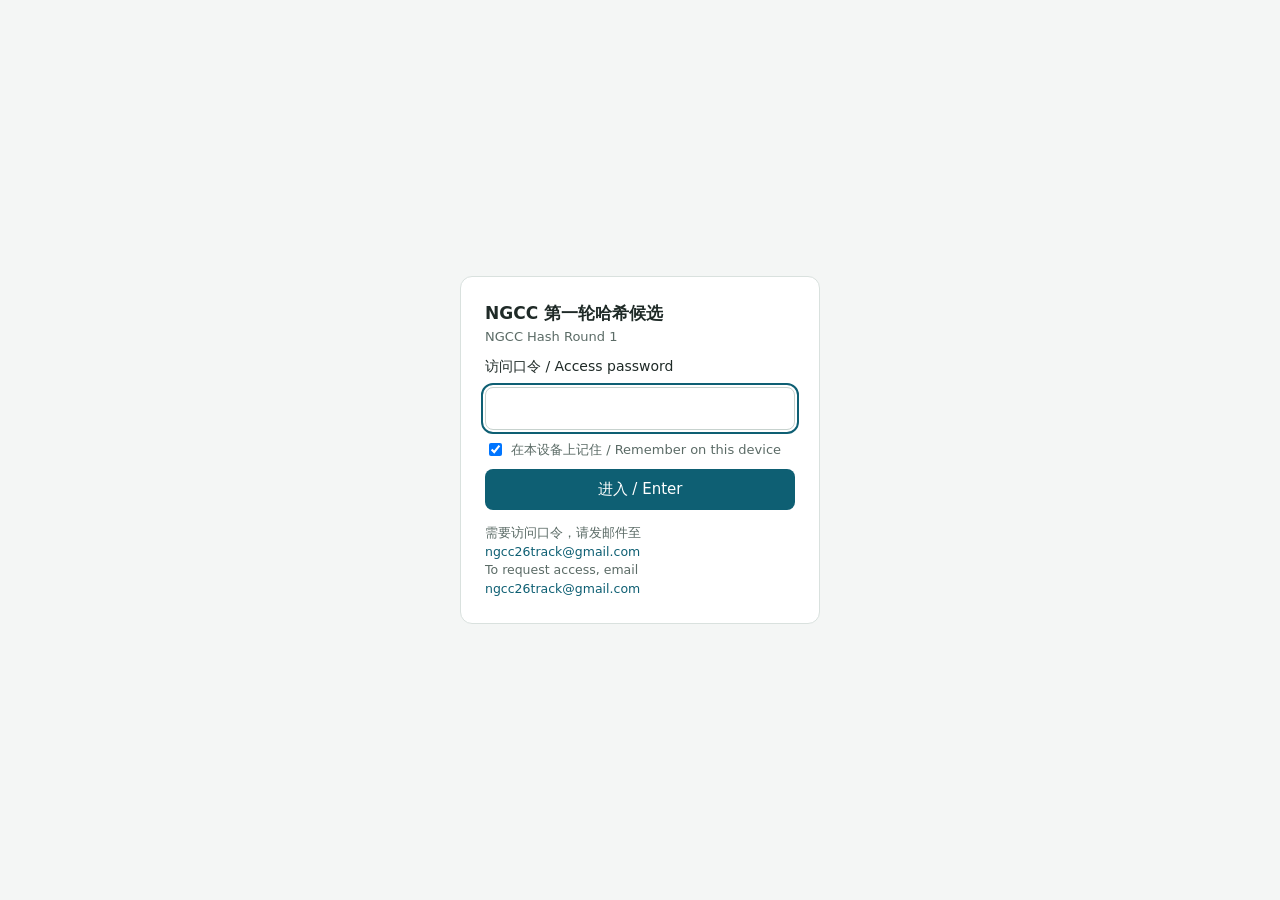
<file: index.html>
<!doctype html>
<html lang="zh-CN">
<head>
<meta charset="utf-8">
<meta name="viewport" content="width=device-width, initial-scale=1">
<meta name="robots" content="noindex">
  <link rel="icon" href="data:image/svg+xml,%3Csvg xmlns='http://www.w3.org/2000/svg' viewBox='0 0 32 32'%3E%3Crect width='32' height='32' rx='7' fill='%230E5F73'/%3E%3Cpath d='M11 7 9 25M21 7l-2 18M7 12.5h19M6 19.5h19' stroke='%23fff' stroke-width='2.6' stroke-linecap='round'/%3E%3C/svg%3E">
<title>NGCC 第一轮哈希候选</title>
<meta name="description" content="NGCC 第一轮 35 个密码杂凑候选：论坛分析追踪、设计图谱与统一实测。">
<link rel="stylesheet" href="css/site.css">
</head>
<body>
  <a class="skip" href="#view">跳到正文</a>
  <header class="site-top">
    <div class="wrap top-row">
      <div id="brand" class="brand"></div>
      <nav id="nav" class="nav" aria-label="主导航"></nav>
      <div class="top-side"><div class="lang" role="group" aria-label="语言 / Language"><button type="button" data-lang="zh">中文</button><button type="button" data-lang="en">English</button></div><span id="gen" class="gen"></span></div>
    </div>
  </header>
  <main id="view" class="wrap" tabindex="-1"></main>
  <div id="scrim" class="scrim" hidden></div>
  <aside id="drawer" class="drawer" role="dialog" aria-modal="true" aria-labelledby="dr-title" hidden>
    <div class="dr-head"><div><h2 id="dr-title"></h2><div id="dr-badges" class="badges"></div></div>
      <div class="dr-actions"><a id="dr-full" data-full href="#"></a><button type="button" id="dr-close" aria-label="关闭">✕</button></div></div>
    <div id="dr-body" class="dr-body"></div>
  </aside>
  <footer class="wrap site-foot"><span id="foot"></span><a href="https://list.niccs.org.cn/archives/list/crypthashforum@list.niccs.org.cn/" target="_blank" rel="noopener">list.niccs.org.cn</a></footer>
<div id="gate" class="gate"><form class="gate-box" autocomplete="on">
<div class="gate-t">NGCC 第一轮哈希候选 <span>NGCC Hash Round 1</span></div>
<label for="gate-pw">访问口令 / Access password</label>
<input id="gate-pw" type="password" autocomplete="current-password" required>
<label class="gate-rm"><input id="gate-rm" type="checkbox" checked> 在本设备上记住 / Remember on this device</label>
<button type="submit">进入 / Enter</button><p id="gate-err" class="gate-err" hidden>口令不正确 / Wrong password</p>
<p class="gate-ct">需要访问口令，请发邮件至 <a href="mailto:ngcc26track@gmail.com">ngcc26track@gmail.com</a><br>To request access, email <a href="mailto:ngcc26track@gmail.com">ngcc26track@gmail.com</a></p><noscript><p class="gate-err">需要启用 JavaScript / JavaScript is required</p></noscript></form></div>
<style>.gate{position:fixed;inset:0;z-index:1000;display:flex;align-items:center;justify-content:center;background:var(--bg,#f4f6f5);padding:16px}
.gate-box{width:100%;max-width:360px;display:flex;flex-direction:column;gap:10px;padding:24px;border:1px solid #d9e1de;border-radius:12px;background:#fff;font:14px/1.5 system-ui,-apple-system,"Segoe UI",sans-serif;color:#1f2a27}
.gate-t{font-weight:700;font-size:17px}.gate-t span{display:block;font-weight:400;font-size:13px;color:#5b6b66}
.gate-box input[type=password]{padding:9px 10px;border:1px solid #c7d2ce;border-radius:8px;font-size:15px}
.gate-rm{display:flex;gap:6px;align-items:center;font-size:13px;color:#5b6b66}
.gate-box button{padding:9px;border:0;border-radius:8px;background:#0E5F73;color:#fff;font-size:15px;cursor:pointer}
.gate-box button[disabled]{opacity:.6}.gate-ct{margin:4px 0 0;font-size:12.5px;color:#5b6b66}.gate-ct a{color:#0E5F73}.gate-err{margin:0;color:#b42318;font-size:13px}</style>
<script src="site.enc.js"></script>
<script>
/* HiAE（draft-pham-cfrg-hiae-06）解密，纯 JavaScript。状态 16 块 × 4 个大端 32 位字，AESL 用 T 表。 */
var HiAE = (function () {
  var S = new Uint8Array(256), T0 = new Uint32Array(256), T1 = new Uint32Array(256), T2 = new Uint32Array(256), T3 = new Uint32Array(256);
  var xt = function (a) { return a & 0x80 ? ((a << 1) ^ 0x1b) & 0xff : a << 1; };
  (function () {
    var p = 1, q = 1;
    do {
      p = p ^ ((p << 1) & 0xff) ^ (p & 0x80 ? 0x1b : 0);
      q ^= q << 1; q ^= q << 2; q ^= q << 4; q &= 0xff; if (q & 0x80) q ^= 0x09;
      S[p] = q ^ (((q << 1) | (q >>> 7)) & 0xff) ^ (((q << 2) | (q >>> 6)) & 0xff) ^ (((q << 3) | (q >>> 5)) & 0xff) ^ (((q << 4) | (q >>> 4)) & 0xff) ^ 0x63;
    } while (p !== 1);
    S[0] = 0x63;
    for (var i = 0; i < 256; i++) {
      var s = S[i], s2 = xt(s), t = ((s2 << 24) | (s << 16) | (s << 8) | (s2 ^ s)) >>> 0;
      T0[i] = t; T1[i] = ((t >>> 8) | (t << 24)) >>> 0; T2[i] = ((t >>> 16) | (t << 16)) >>> 0; T3[i] = ((t >>> 24) | (t << 8)) >>> 0;
    }
  })();
  function rd(b, i) { return ((b[i] << 24) | (b[i + 1] << 16) | (b[i + 2] << 8) | b[i + 3]) >>> 0; }
  function wr(b, i, v) { b[i] = v >>> 24; b[i + 1] = (v >>> 16) & 255; b[i + 2] = (v >>> 8) & 255; b[i + 3] = v & 255; }
  function hex(h) { var u = new Uint8Array(h.length / 2); for (var i = 0; i < u.length; i++) u[i] = parseInt(h.substr(2 * i, 2), 16); return u; }
  var C0 = hex('3243f6a8885a308d313198a2e0370734'), C1 = hex('4a40938222 99f31d0082efa98ec4e6c8'.replace(' ', ''));
  function St(key, nonce) {
    this.w = new Uint32Array(64); this.o = 0;
    var k0 = key.subarray(0, 16), k1 = key.subarray(16, 32), z = new Uint8Array(16);
    var nk = new Uint8Array(16), cc = new Uint8Array(16);
    for (var i = 0; i < 16; i++) { nk[i] = nonce[i] ^ k1[i]; cc[i] = C0[i] ^ C1[i]; }
    [C0, k0, C0, nonce, z, k0, z, C1, k1, z, nk, C0, C1, k1, z, cc].forEach(function (b, j) { for (var k = 0; k < 4; k++) this.w[4 * j + k] = rd(b, 4 * k); }, this);
    this.a = new Uint32Array(4); this.b = new Uint32Array(4); this.t = new Uint32Array(4);
    var x0 = this.blk(k0), x1 = this.blk(k1);
    for (var r = 0; r < 16; r++) { this.upd(x0, 0); this.upd(x1, 0); }
  }
  St.prototype.blk = function (b, off) { off = off || 0; return new Uint32Array([rd(b, off), rd(b, off + 4), rd(b, off + 8), rd(b, off + 12)]); };
  St.prototype.aesl = function (i, out) {   // out = AESL(state words at index i..i+3)
    var w = this.w, a = w[i], b = w[i + 1], c = w[i + 2], d = w[i + 3];
    out[0] = T0[a >>> 24] ^ T1[(b >>> 16) & 255] ^ T2[(c >>> 8) & 255] ^ T3[d & 255];
    out[1] = T0[b >>> 24] ^ T1[(c >>> 16) & 255] ^ T2[(d >>> 8) & 255] ^ T3[a & 255];
    out[2] = T0[c >>> 24] ^ T1[(d >>> 16) & 255] ^ T2[(a >>> 8) & 255] ^ T3[b & 255];
    out[3] = T0[d >>> 24] ^ T1[(a >>> 16) & 255] ^ T2[(b >>> 8) & 255] ^ T3[c & 255];
  };
  St.prototype.core = function () {          // a = AESL(S0 ^ S1)；b = AESL(S13)
    var w = this.w, o = this.o, i0 = 4 * o, i1 = 4 * ((o + 1) & 15), x = this.t;
    for (var k = 0; k < 4; k++) x[k] = w[i0 + k] ^ w[i1 + k];
    var a = x[0], b = x[1], c = x[2], d = x[3], r = this.a;
    r[0] = T0[a >>> 24] ^ T1[(b >>> 16) & 255] ^ T2[(c >>> 8) & 255] ^ T3[d & 255];
    r[1] = T0[b >>> 24] ^ T1[(c >>> 16) & 255] ^ T2[(d >>> 8) & 255] ^ T3[a & 255];
    r[2] = T0[c >>> 24] ^ T1[(d >>> 16) & 255] ^ T2[(a >>> 8) & 255] ^ T3[b & 255];
    r[3] = T0[d >>> 24] ^ T1[(a >>> 16) & 255] ^ T2[(b >>> 8) & 255] ^ T3[c & 255];
    this.aesl(4 * ((o + 13) & 15), this.b);
  };
  St.prototype.fin = function (t, xi) {      // S0 = AESL(S13) ^ t；S3 ^= xi；S13 ^= xi；Rol
    var w = this.w, o = this.o, i0 = 4 * o, i3 = 4 * ((o + 3) & 15), i13 = 4 * ((o + 13) & 15);
    for (var k = 0; k < 4; k++) { w[i0 + k] = this.b[k] ^ t[k]; w[i3 + k] ^= xi[k]; w[i13 + k] ^= xi[k]; }
    this.o = (o + 1) & 15;
  };
  St.prototype.upd = function (xi) {
    this.core(); var t = new Uint32Array(4);
    for (var k = 0; k < 4; k++) t[k] = this.a[k] ^ xi[k];
    this.fin(t, xi);
  };
  St.prototype.dec = function (ci, mi) {     // ci, mi: Uint32Array(4)
    var w = this.w, i9 = 4 * ((this.o + 9) & 15), t = new Uint32Array(4);
    this.core();
    for (var k = 0; k < 4; k++) { t[k] = ci[k] ^ w[i9 + k]; mi[k] = this.a[k] ^ t[k]; }
    this.fin(t, mi);
  };
  function decrypt(ct, tag, ad, key, nonce) {
    var st = new St(key, nonce), i, k, ci = new Uint32Array(4), mi = new Uint32Array(4);
    for (i = 0; i < ad.length; i += 16) { var pa = new Uint8Array(16); pa.set(ad.subarray(i, i + 16)); st.upd(st.blk(pa)); }
    var full = ct.length - ct.length % 16, out = new Uint8Array(ct.length);
    for (i = 0; i < full; i += 16) {
      ci[0] = rd(ct, i); ci[1] = rd(ct, i + 4); ci[2] = rd(ct, i + 8); ci[3] = rd(ct, i + 12);
      st.dec(ci, mi); for (k = 0; k < 4; k++) wr(out, i + 4 * k, mi[k]);
    }
    if (full < ct.length) {
      var n = ct.length - full, cb = new Uint8Array(16); cb.set(ct.subarray(full));
      st.core(); var w = st.w, i9 = 4 * ((st.o + 9) & 15), ks = new Uint8Array(16);
      for (k = 0; k < 4; k++) wr(ks, 4 * k, (st.a[k] ^ rd(cb, 4 * k) ^ w[i9 + k]) >>> 0);
      for (k = n; k < 16; k++) cb[k] = ks[k];
      ci = st.blk(cb); st.dec(ci, mi); var mb = new Uint8Array(16);
      for (k = 0; k < 4; k++) wr(mb, 4 * k, mi[k]);
      out.set(mb.subarray(0, n), full);
    }
    var lb = new Uint8Array(16), dv = new DataView(lb.buffer);
    dv.setUint32(0, (ad.length * 8) >>> 0, true); dv.setUint32(4, Math.floor(ad.length * 8 / 4294967296), true);
    dv.setUint32(8, (ct.length * 8) >>> 0, true); dv.setUint32(12, Math.floor(ct.length * 8 / 4294967296), true);
    var tt = st.blk(lb);
    for (i = 0; i < 16; i++) { st.upd(tt); st.upd(tt); }
    var acc = new Uint32Array(4); for (i = 0; i < 16; i++) for (k = 0; k < 4; k++) acc[k] ^= st.w[4 * i + k];
    var tb = new Uint8Array(16); for (k = 0; k < 4; k++) wr(tb, 4 * k, acc[k]);
    var diff = 0; for (i = 0; i < 16; i++) diff |= tb[i] ^ tag[i];
    if (diff) { out.fill(0); return null; }
    return out;
  }
  return { decrypt: decrypt };
})();
if (typeof module !== 'undefined') module.exports = HiAE;

(function () {
  var E = window.__SITE_ENC, KEY = 'ngcc.sitekey.' + E.kid, te = new TextEncoder(), td = new TextDecoder();
  var $ = function (id) { return document.getElementById(id); };
  var b64 = function (s) { return Uint8Array.from(atob(s), function (c) { return c.charCodeAt(0); }); };
  var u64 = function (u) { var s = ''; u.forEach(function (x) { s += String.fromCharCode(x); }); return btoa(s); };
  var st = { get: function (k) { try { return localStorage.getItem(k); } catch (e) { return null; } },
             set: function (k, v) { try { localStorage.setItem(k, v); } catch (e) {} },
             del: function (k) { try { localStorage.removeItem(k); } catch (e) {} } };
  function derive(pw) {
    return crypto.subtle.importKey('raw', te.encode(pw), 'PBKDF2', false, ['deriveBits']).then(function (b) {
      return crypto.subtle.deriveBits({ name: 'PBKDF2', salt: b64(E.salt), iterations: E.iter, hash: 'SHA-256' }, b, 512);
    }).then(function (x) { return new Uint8Array(x); });
  }
  function open(raw) {
    return new Promise(function (ok, no) {
      var key = raw.slice(0, 32), out = [];
      for (var i = 0; i < E.files.length; i++) {
        var f = E.files[i], m = HiAE.decrypt(b64(f.ct), b64(f.tag), te.encode(f.n), key, b64(f.nonce));
        if (!m) return no(new Error('tag'));
        out.push(td.decode(m));
      }
      ok(out);
    });
  }
  function run(srcs) {
    $('gate').remove();
    srcs.forEach(function (s, i) {
      var el = document.createElement('script');
      el.text = s.split('@@GEN@@').join(E.generated || '') + '\n//# sourceURL=' + E.files[i].n;
      document.body.appendChild(el);
    });
  }
  function fail(msg) { $('gate-err').hidden = false; if (msg) $('gate-err').textContent = msg; }
  if (!window.crypto || !crypto.subtle) { fail('浏览器不支持本地解密 / Browser lacks Web Crypto'); return; }
  var saved = st.get(KEY);
  if (saved) { $('gate').style.visibility = 'hidden'; open(b64(saved)).then(run, function () { st.del(KEY); $('gate').style.visibility = ''; }); }
  document.querySelector('#gate form').addEventListener('submit', function (ev) {
    ev.preventDefault();
    var btn = document.querySelector('#gate button'); btn.disabled = true; $('gate-err').hidden = true;
    derive($('gate-pw').value).then(function (raw) {
      return open(raw).then(function (srcs) { if ($('gate-rm').checked) st.set(KEY, u64(raw)); run(srcs); });
    }).catch(function () { fail('口令不正确 / Wrong password'); btn.disabled = false; $('gate-pw').select(); });
  });
  $('gate-pw').focus();
})();
</script>
</body>
</html>
</file>
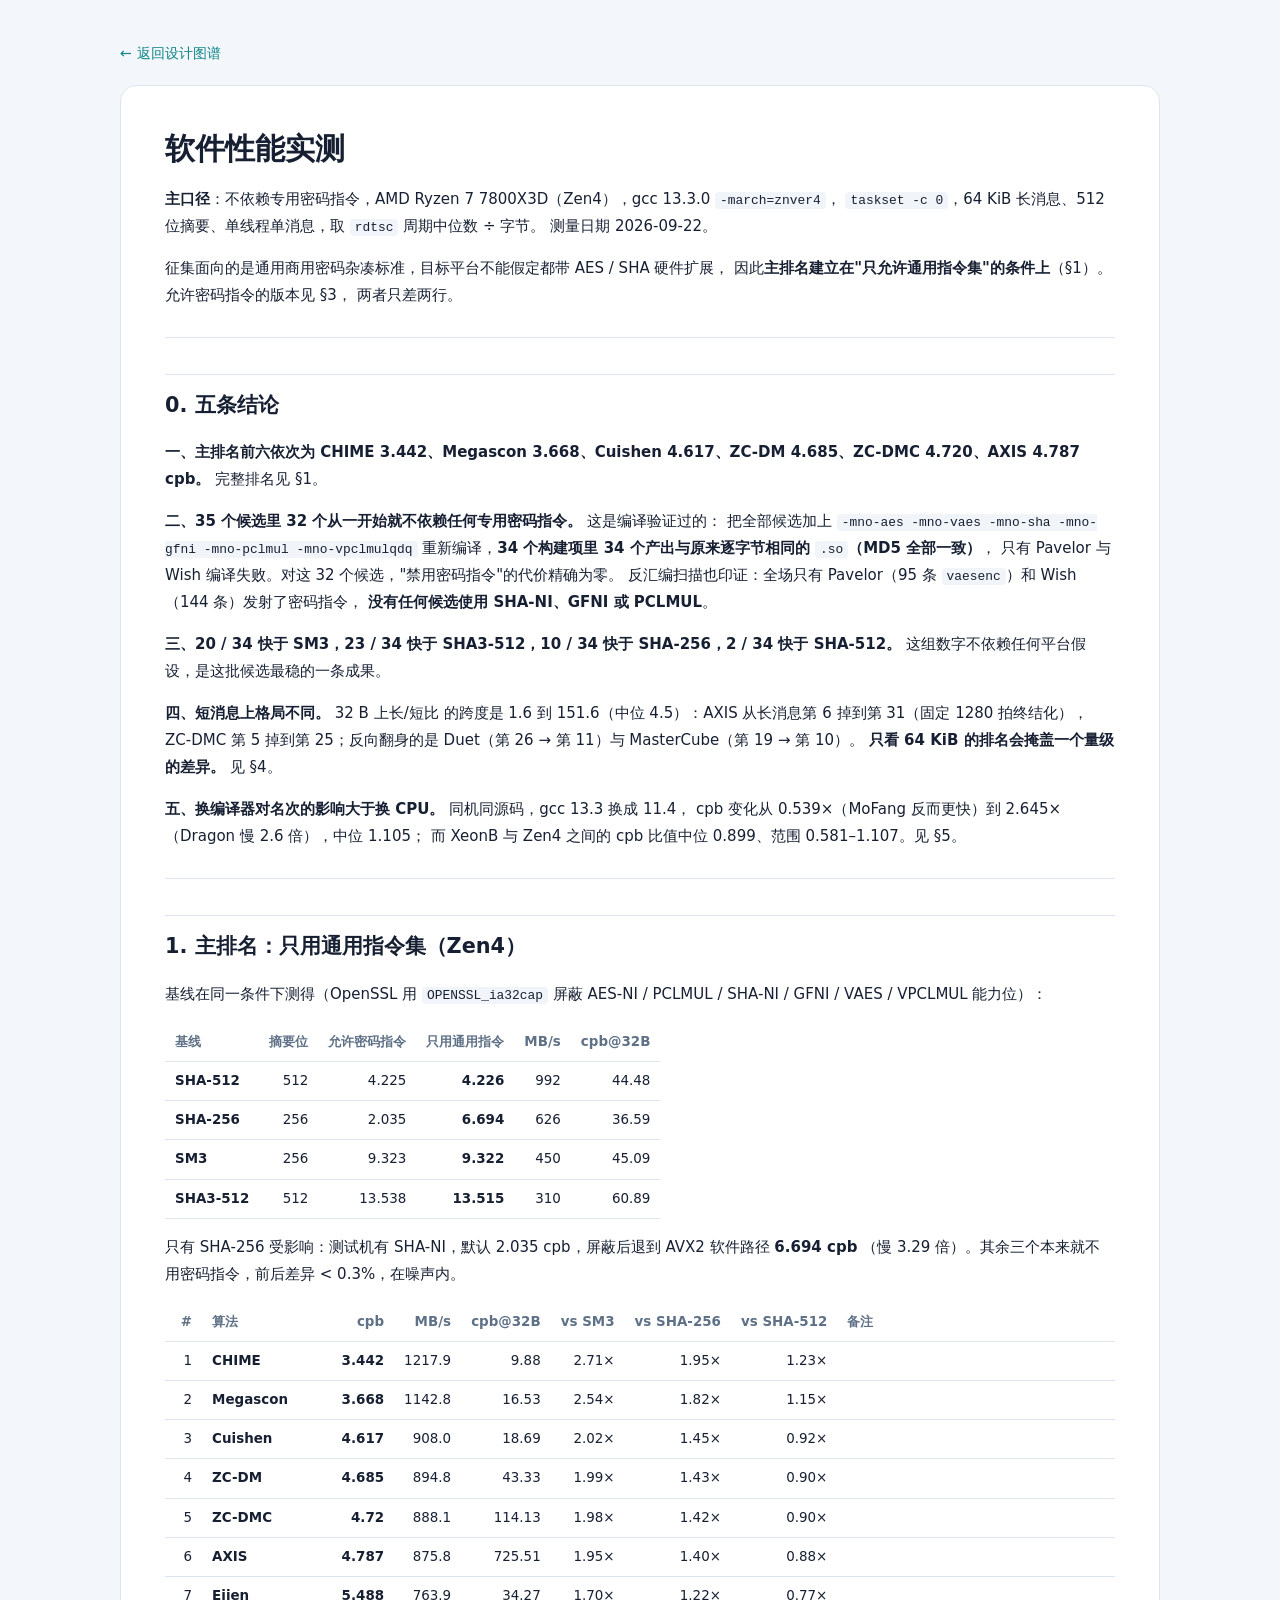
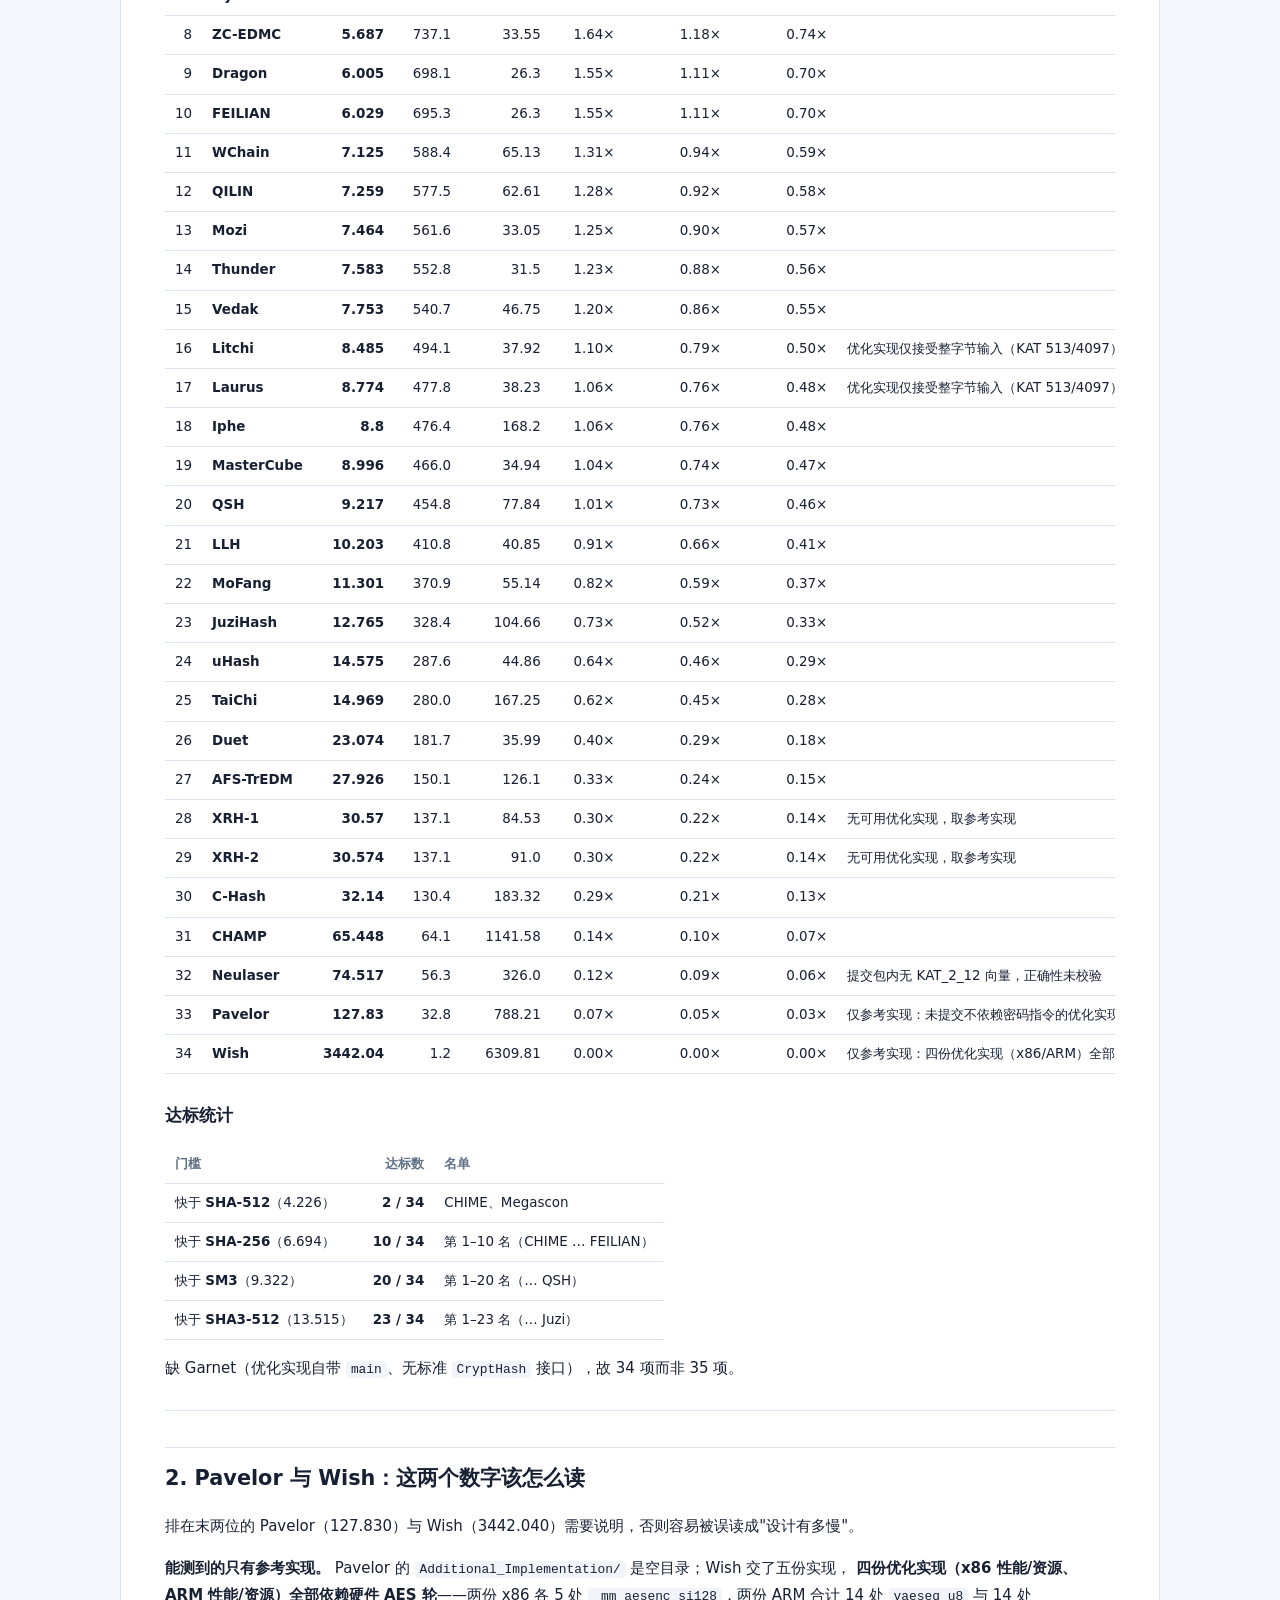
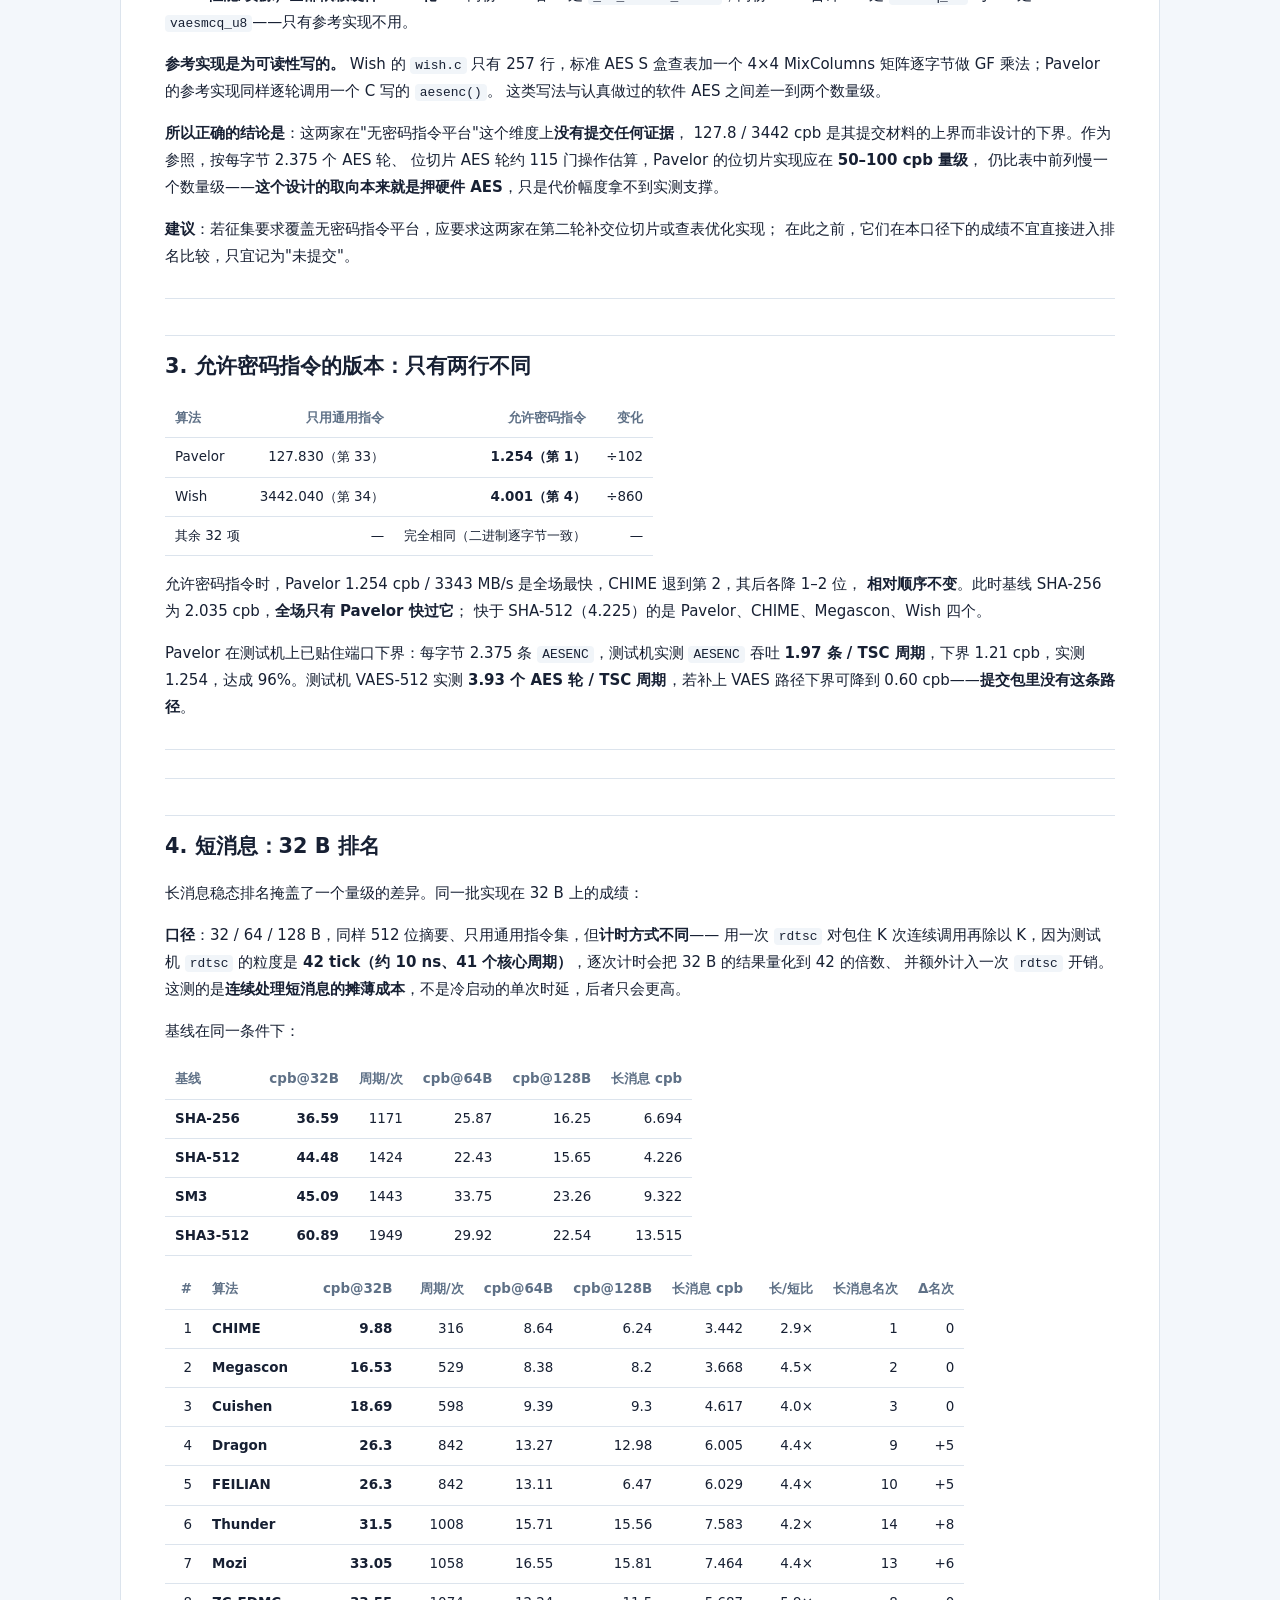
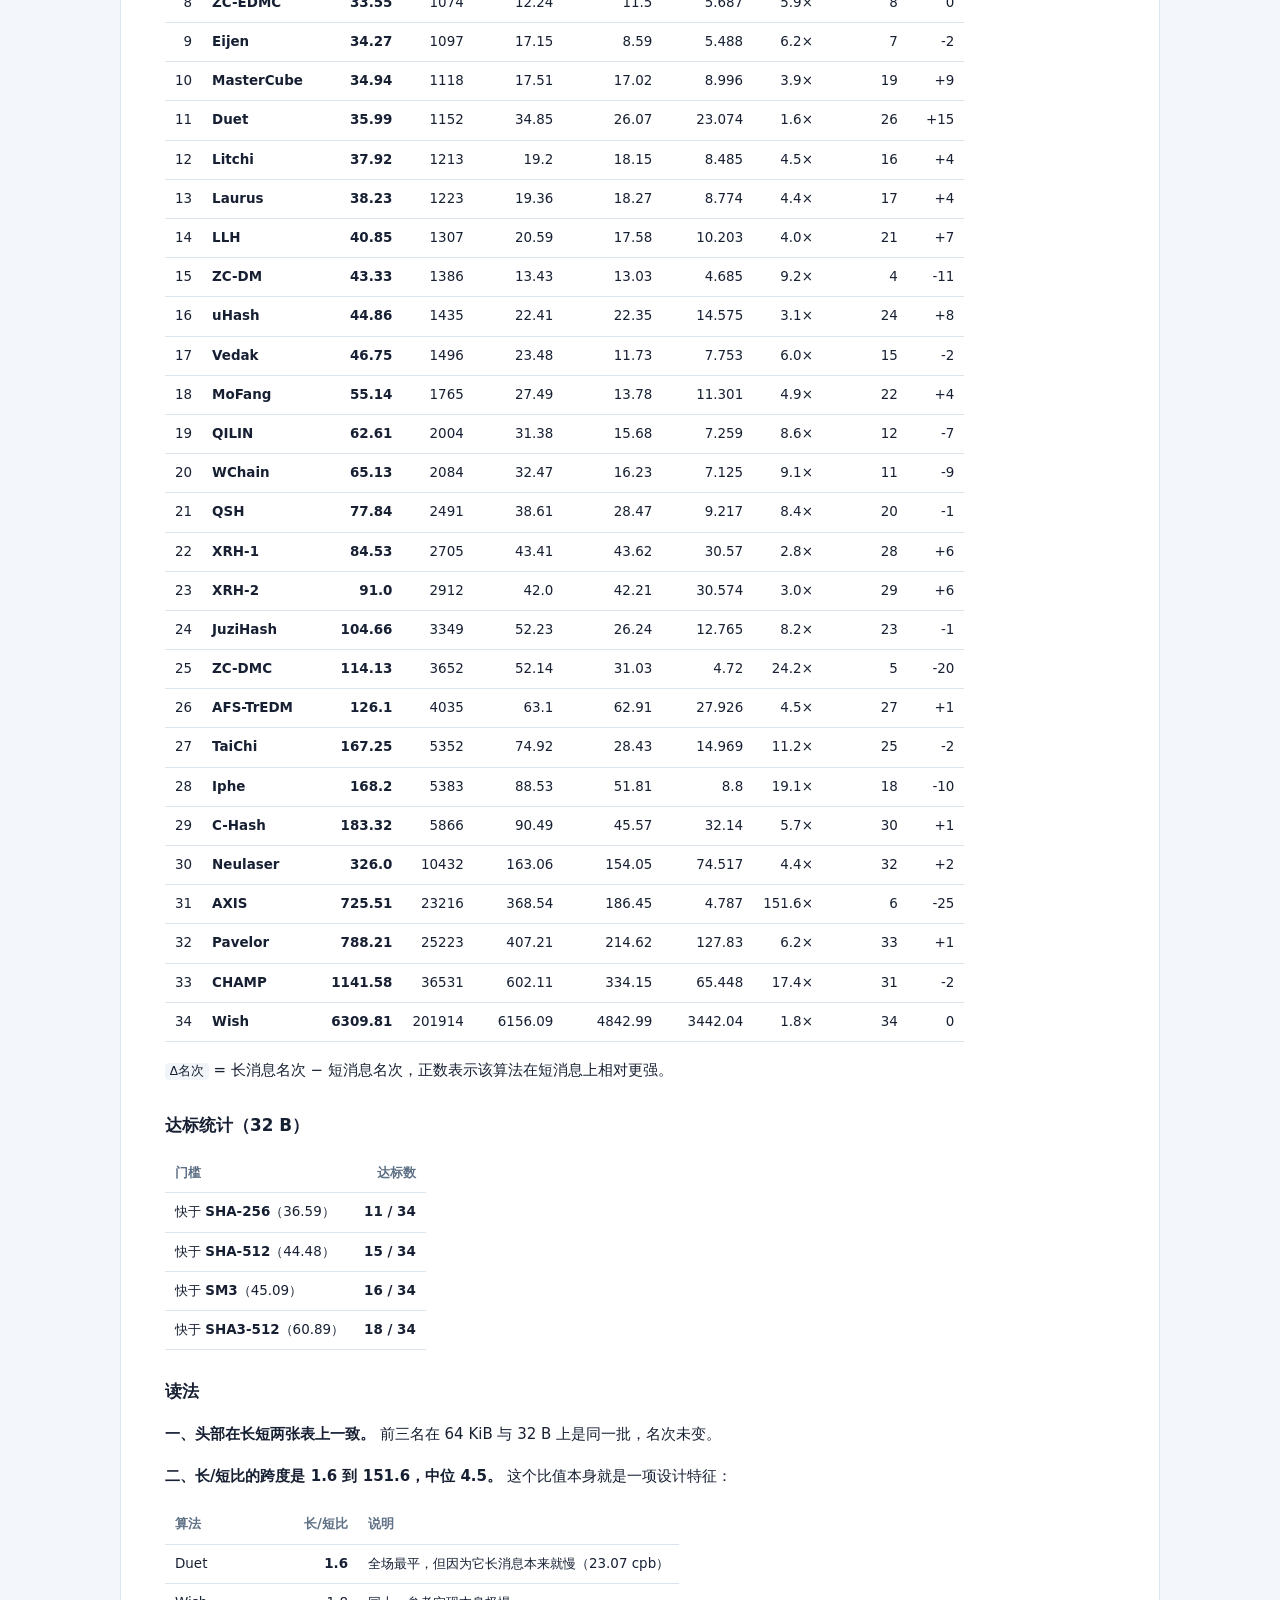
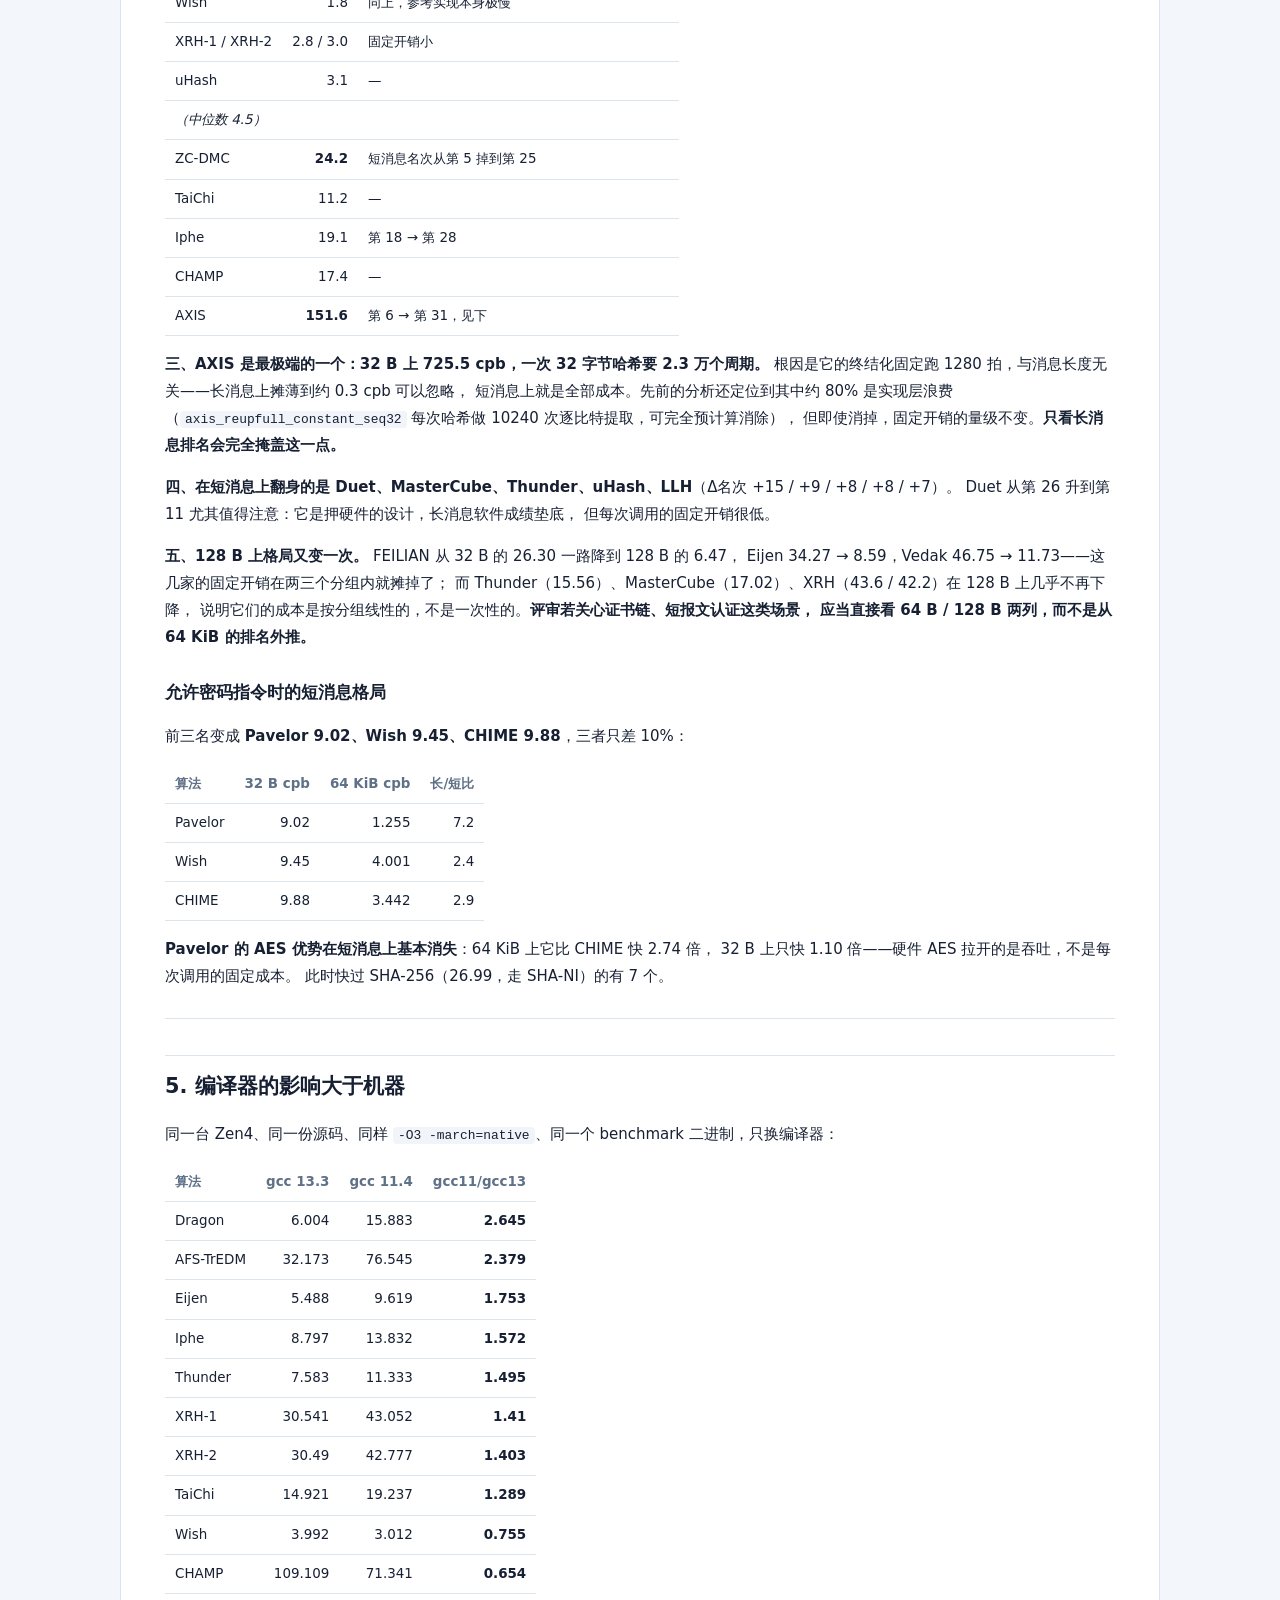
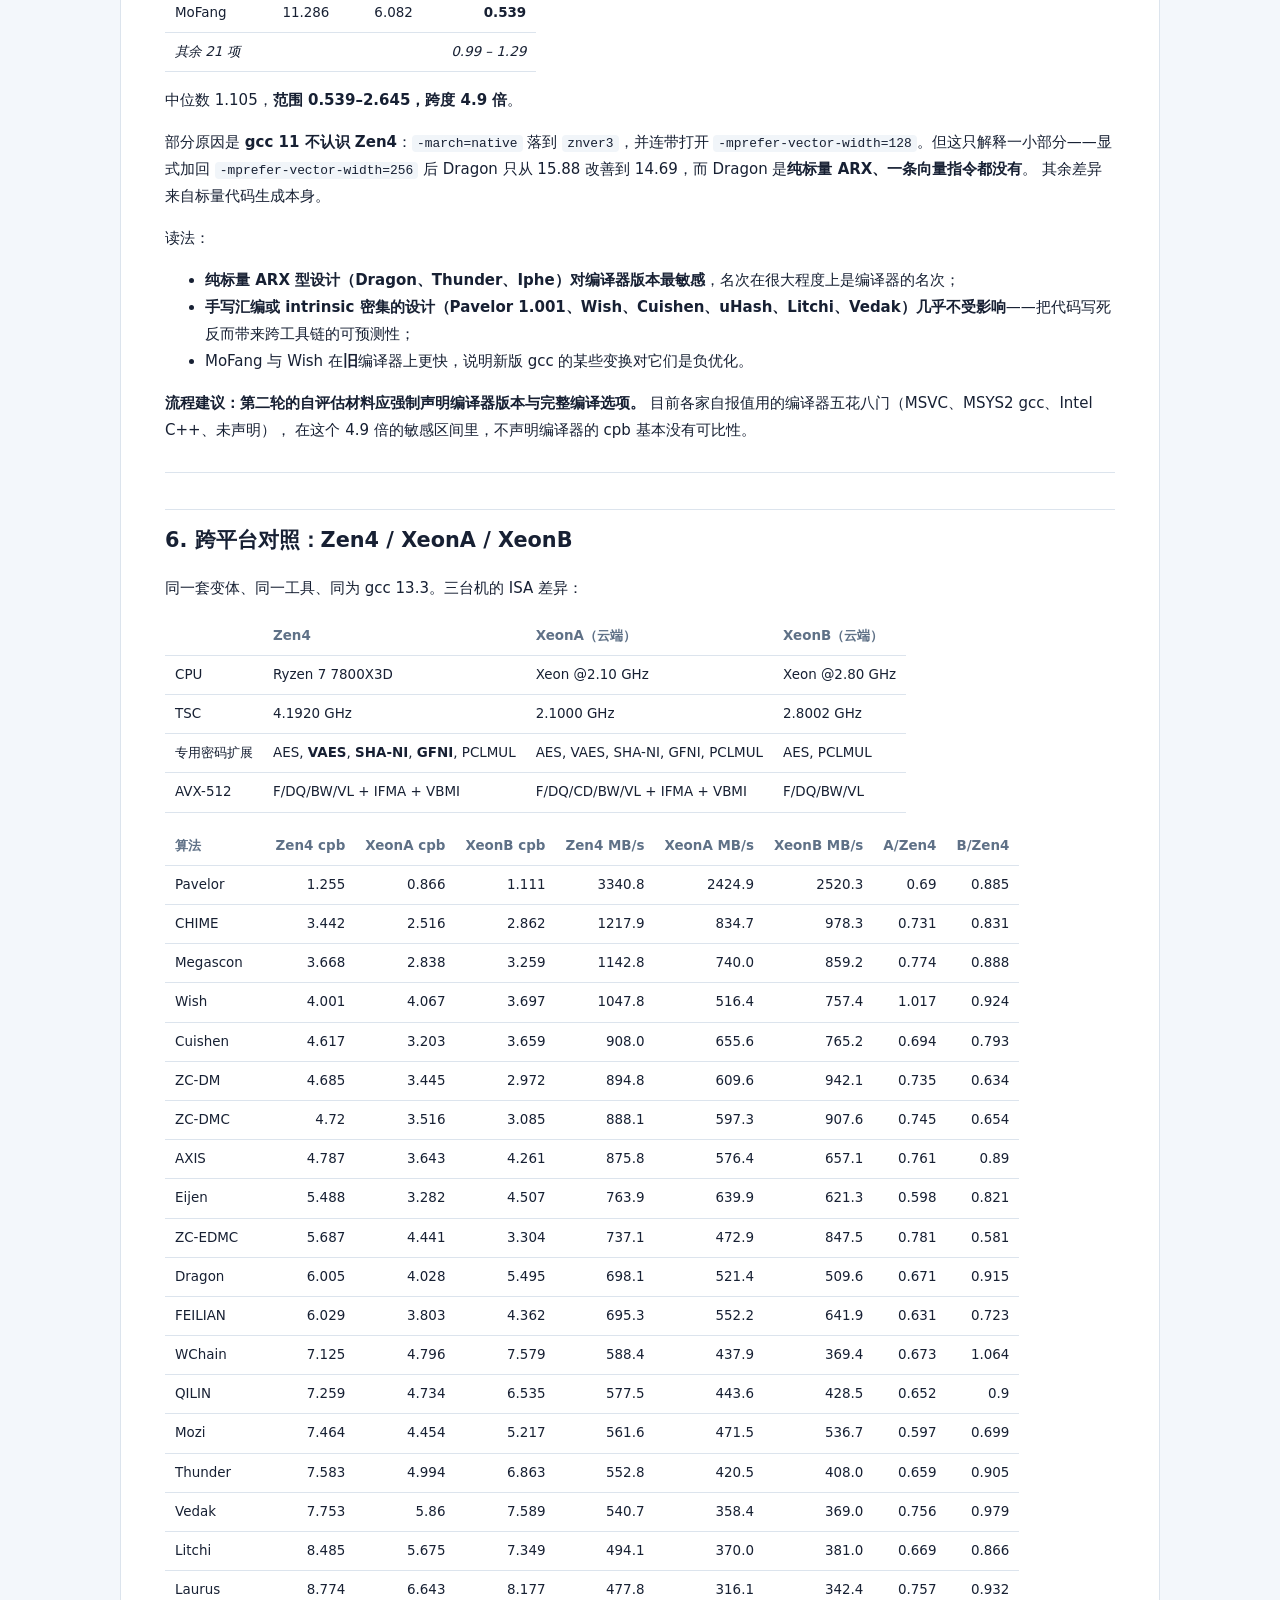
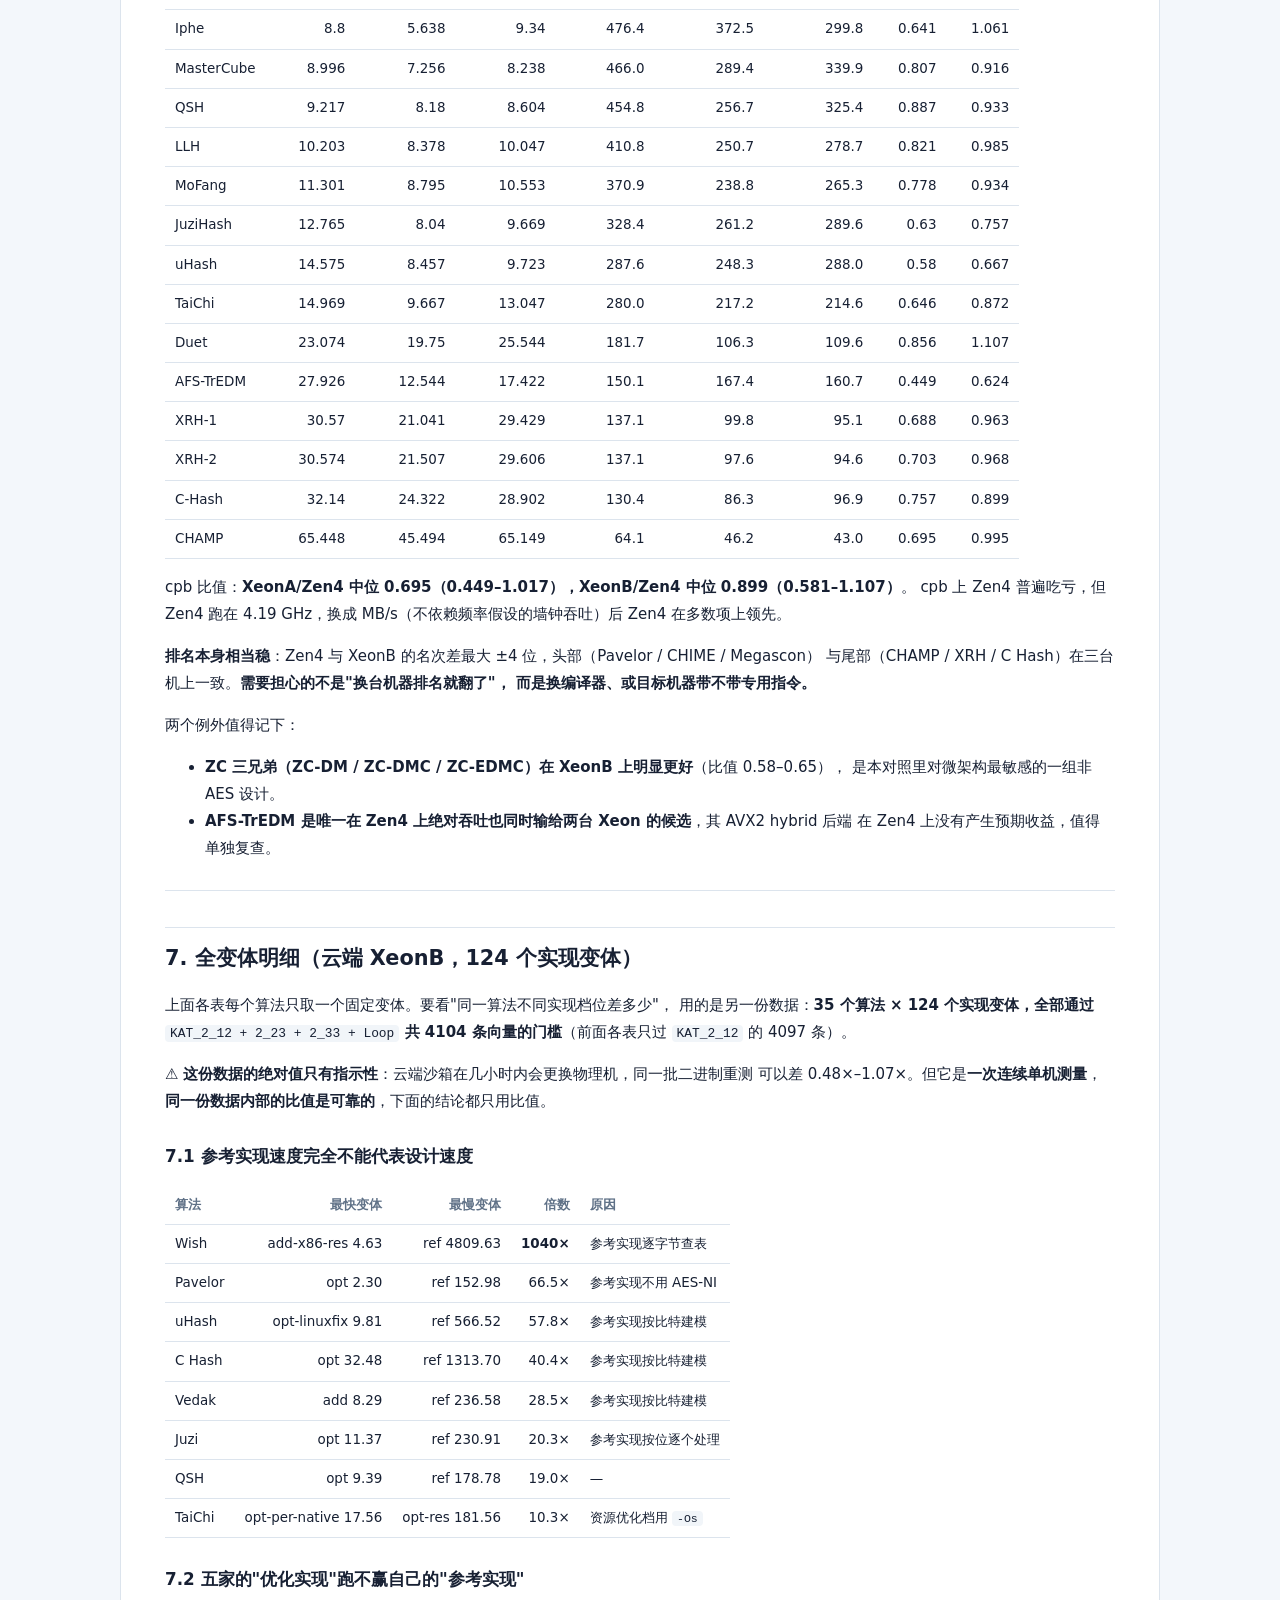
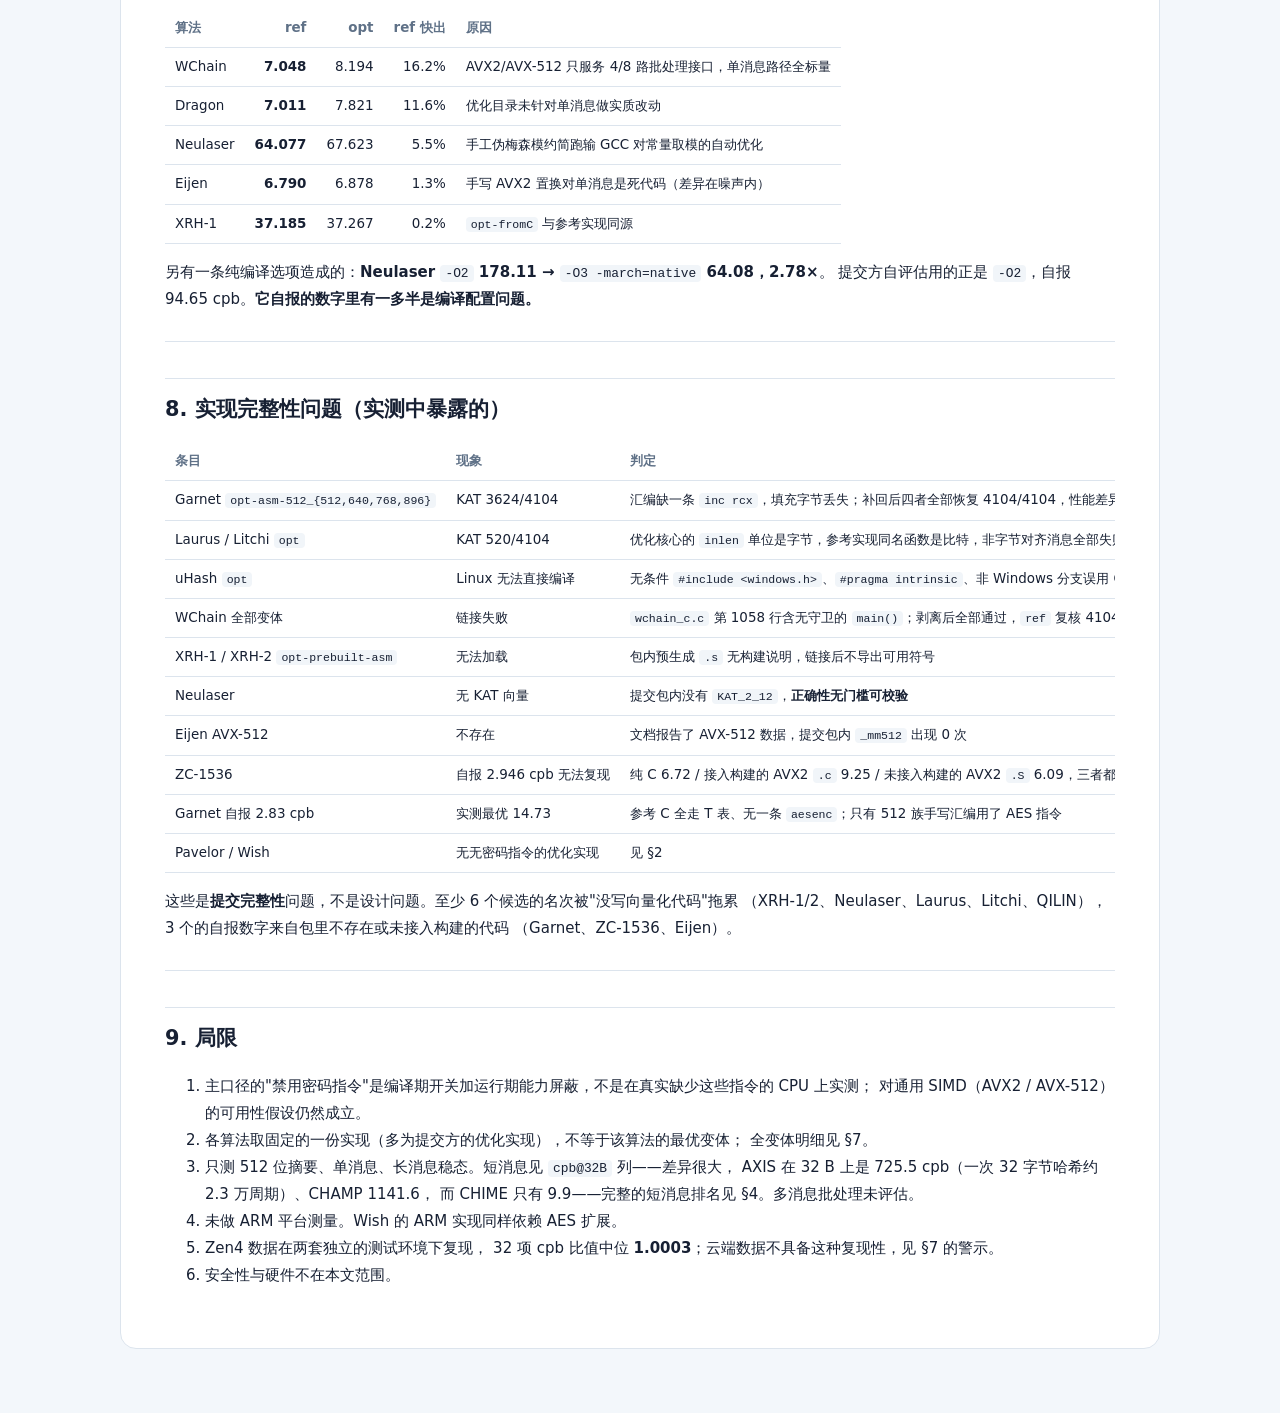
<file: docs/unified-performance.html>
<!doctype html>
<html lang="zh-CN">
<head>
<meta charset="utf-8">
<meta name="viewport" content="width=device-width, initial-scale=1">
<title>统一软件性能实测（2026-09-22） · NGCC 哈希设计图谱</title>
<style>
:root{--text:#172033;--muted:#5f7187;--line:#dce4ed;--cyan:#0f8587}
*{box-sizing:border-box}
body{margin:0;background:#f3f7fb;color:var(--text);font:15px/1.8 Inter,"Noto Sans SC","Microsoft YaHei UI",system-ui,sans-serif}
main{max-width:1080px;margin:0 auto;padding:40px 20px 64px}
.back{display:inline-block;margin-bottom:18px;color:var(--cyan);text-decoration:none;font-size:.9rem}
article{background:#fff;border:1px solid var(--line);border-radius:16px;padding:clamp(20px,4vw,44px);overflow-wrap:anywhere}
h1{font-size:1.9rem;line-height:1.25;margin:0 0 18px}
h2{font-size:1.3rem;margin:36px 0 12px;padding-top:12px;border-top:1px solid var(--line)}
h3{font-size:1.05rem;margin:26px 0 10px}
table{display:block;overflow-x:auto;border-collapse:collapse;font-size:.84rem;margin:14px 0}
th,td{padding:7px 10px;border-bottom:1px solid var(--line);text-align:left;white-space:nowrap}
th{color:var(--muted);font-weight:600}
code{font:.86em ui-monospace,SFMono-Regular,Consolas,monospace;background:#f1f5f9;padding:1px 5px;border-radius:4px}
pre{background:#f1f5f9;padding:12px;border-radius:8px;overflow-x:auto}
blockquote{margin:14px 0;padding:8px 16px;border-left:3px solid #9fcfd0;background:#f4fbfa;color:#3a5163}
hr{border:0;border-top:1px solid var(--line);margin:28px 0}
</style>
</head>
<body>
<main>
<a class="back" href="../index.html">← 返回设计图谱</a>
<article>
<h1>软件性能实测</h1>
<p><strong>主口径</strong>：不依赖专用密码指令，AMD Ryzen 7 7800X3D（Zen4），gcc 13.3.0 <code>-march=znver4</code>，
<code>taskset -c 0</code>，64 KiB 长消息、512 位摘要、单线程单消息，取 <code>rdtsc</code> 周期中位数 ÷ 字节。
测量日期 2026-09-22。</p>
<p>征集面向的是通用商用密码杂凑标准，目标平台不能假定都带 AES / SHA 硬件扩展，
因此<strong>主排名建立在"只允许通用指令集"的条件上</strong>（§1）。允许密码指令的版本见 §3，
两者只差两行。</p>
<hr />
<h2>0. 五条结论</h2>
<p><strong>一、主排名前六依次为 CHIME 3.442、Megascon 3.668、Cuishen 4.617、ZC-DM 4.685、ZC-DMC 4.720、AXIS 4.787 cpb。</strong>
完整排名见 §1。</p>
<p><strong>二、35 个候选里 32 个从一开始就不依赖任何专用密码指令。</strong> 这是编译验证过的：
把全部候选加上 <code>-mno-aes -mno-vaes -mno-sha -mno-gfni -mno-pclmul -mno-vpclmulqdq</code>
重新编译，<strong>34 个构建项里 34 个产出与原来逐字节相同的 <code>.so</code>（MD5 全部一致）</strong>，
只有 Pavelor 与 Wish 编译失败。对这 32 个候选，"禁用密码指令"的代价精确为零。
反汇编扫描也印证：全场只有 Pavelor（95 条 <code>vaesenc</code>）和 Wish（144 条）发射了密码指令，
<strong>没有任何候选使用 SHA-NI、GFNI 或 PCLMUL</strong>。</p>
<p><strong>三、20 / 34 快于 SM3，23 / 34 快于 SHA3-512，10 / 34 快于 SHA-256，2 / 34 快于 SHA-512。</strong>
这组数字不依赖任何平台假设，是这批候选最稳的一条成果。</p>
<p><strong>四、短消息上格局不同。</strong> 32 B 上长/短比
的跨度是 1.6 到 151.6（中位 4.5）：AXIS 从长消息第 6 掉到第 31（固定 1280 拍终结化），
ZC-DMC 第 5 掉到第 25；反向翻身的是 Duet（第 26 → 第 11）与 MasterCube（第 19 → 第 10）。
<strong>只看 64 KiB 的排名会掩盖一个量级的差异。</strong> 见 §4。</p>
<p><strong>五、换编译器对名次的影响大于换 CPU。</strong> 同机同源码，gcc 13.3 换成 11.4，
cpb 变化从 0.539×（MoFang 反而更快）到 2.645×（Dragon 慢 2.6 倍），中位 1.105；
而 XeonB 与 Zen4 之间的 cpb 比值中位 0.899、范围 0.581–1.107。见 §5。</p>
<hr />
<h2>1. 主排名：只用通用指令集（Zen4）</h2>
<p>基线在同一条件下测得（OpenSSL 用 <code>OPENSSL_ia32cap</code> 屏蔽 AES-NI / PCLMUL / SHA-NI /
GFNI / VAES / VPCLMUL 能力位）：</p>
<table>
<thead>
<tr>
<th>基线</th>
<th style="text-align: right;">摘要位</th>
<th style="text-align: right;">允许密码指令</th>
<th style="text-align: right;"><strong>只用通用指令</strong></th>
<th style="text-align: right;">MB/s</th>
<th style="text-align: right;">cpb@32B</th>
</tr>
</thead>
<tbody>
<tr>
<td><strong>SHA-512</strong></td>
<td style="text-align: right;">512</td>
<td style="text-align: right;">4.225</td>
<td style="text-align: right;"><strong>4.226</strong></td>
<td style="text-align: right;">992</td>
<td style="text-align: right;">44.48</td>
</tr>
<tr>
<td><strong>SHA-256</strong></td>
<td style="text-align: right;">256</td>
<td style="text-align: right;">2.035</td>
<td style="text-align: right;"><strong>6.694</strong></td>
<td style="text-align: right;">626</td>
<td style="text-align: right;">36.59</td>
</tr>
<tr>
<td><strong>SM3</strong></td>
<td style="text-align: right;">256</td>
<td style="text-align: right;">9.323</td>
<td style="text-align: right;"><strong>9.322</strong></td>
<td style="text-align: right;">450</td>
<td style="text-align: right;">45.09</td>
</tr>
<tr>
<td><strong>SHA3-512</strong></td>
<td style="text-align: right;">512</td>
<td style="text-align: right;">13.538</td>
<td style="text-align: right;"><strong>13.515</strong></td>
<td style="text-align: right;">310</td>
<td style="text-align: right;">60.89</td>
</tr>
</tbody>
</table>
<p>只有 SHA-256 受影响：测试机有 SHA-NI，默认 2.035 cpb，屏蔽后退到 AVX2 软件路径 <strong>6.694 cpb</strong>
（慢 3.29 倍）。其余三个本来就不用密码指令，前后差异 &lt; 0.3%，在噪声内。</p>
<table>
<thead>
<tr>
<th style="text-align: right;">#</th>
<th>算法</th>
<th style="text-align: right;">cpb</th>
<th style="text-align: right;">MB/s</th>
<th style="text-align: right;">cpb@32B</th>
<th style="text-align: right;">vs SM3</th>
<th style="text-align: right;">vs SHA-256</th>
<th style="text-align: right;">vs SHA-512</th>
<th>备注</th>
</tr>
</thead>
<tbody>
<tr>
<td style="text-align: right;">1</td>
<td><strong>CHIME</strong></td>
<td style="text-align: right;"><strong>3.442</strong></td>
<td style="text-align: right;">1217.9</td>
<td style="text-align: right;">9.88</td>
<td style="text-align: right;">2.71×</td>
<td style="text-align: right;">1.95×</td>
<td style="text-align: right;">1.23×</td>
<td></td>
</tr>
<tr>
<td style="text-align: right;">2</td>
<td><strong>Megascon</strong></td>
<td style="text-align: right;"><strong>3.668</strong></td>
<td style="text-align: right;">1142.8</td>
<td style="text-align: right;">16.53</td>
<td style="text-align: right;">2.54×</td>
<td style="text-align: right;">1.82×</td>
<td style="text-align: right;">1.15×</td>
<td></td>
</tr>
<tr>
<td style="text-align: right;">3</td>
<td><strong>Cuishen</strong></td>
<td style="text-align: right;"><strong>4.617</strong></td>
<td style="text-align: right;">908.0</td>
<td style="text-align: right;">18.69</td>
<td style="text-align: right;">2.02×</td>
<td style="text-align: right;">1.45×</td>
<td style="text-align: right;">0.92×</td>
<td></td>
</tr>
<tr>
<td style="text-align: right;">4</td>
<td><strong>ZC-DM</strong></td>
<td style="text-align: right;"><strong>4.685</strong></td>
<td style="text-align: right;">894.8</td>
<td style="text-align: right;">43.33</td>
<td style="text-align: right;">1.99×</td>
<td style="text-align: right;">1.43×</td>
<td style="text-align: right;">0.90×</td>
<td></td>
</tr>
<tr>
<td style="text-align: right;">5</td>
<td><strong>ZC-DMC</strong></td>
<td style="text-align: right;"><strong>4.72</strong></td>
<td style="text-align: right;">888.1</td>
<td style="text-align: right;">114.13</td>
<td style="text-align: right;">1.98×</td>
<td style="text-align: right;">1.42×</td>
<td style="text-align: right;">0.90×</td>
<td></td>
</tr>
<tr>
<td style="text-align: right;">6</td>
<td><strong>AXIS</strong></td>
<td style="text-align: right;"><strong>4.787</strong></td>
<td style="text-align: right;">875.8</td>
<td style="text-align: right;">725.51</td>
<td style="text-align: right;">1.95×</td>
<td style="text-align: right;">1.40×</td>
<td style="text-align: right;">0.88×</td>
<td></td>
</tr>
<tr>
<td style="text-align: right;">7</td>
<td><strong>Eijen</strong></td>
<td style="text-align: right;"><strong>5.488</strong></td>
<td style="text-align: right;">763.9</td>
<td style="text-align: right;">34.27</td>
<td style="text-align: right;">1.70×</td>
<td style="text-align: right;">1.22×</td>
<td style="text-align: right;">0.77×</td>
<td></td>
</tr>
<tr>
<td style="text-align: right;">8</td>
<td><strong>ZC-EDMC</strong></td>
<td style="text-align: right;"><strong>5.687</strong></td>
<td style="text-align: right;">737.1</td>
<td style="text-align: right;">33.55</td>
<td style="text-align: right;">1.64×</td>
<td style="text-align: right;">1.18×</td>
<td style="text-align: right;">0.74×</td>
<td></td>
</tr>
<tr>
<td style="text-align: right;">9</td>
<td><strong>Dragon</strong></td>
<td style="text-align: right;"><strong>6.005</strong></td>
<td style="text-align: right;">698.1</td>
<td style="text-align: right;">26.3</td>
<td style="text-align: right;">1.55×</td>
<td style="text-align: right;">1.11×</td>
<td style="text-align: right;">0.70×</td>
<td></td>
</tr>
<tr>
<td style="text-align: right;">10</td>
<td><strong>FEILIAN</strong></td>
<td style="text-align: right;"><strong>6.029</strong></td>
<td style="text-align: right;">695.3</td>
<td style="text-align: right;">26.3</td>
<td style="text-align: right;">1.55×</td>
<td style="text-align: right;">1.11×</td>
<td style="text-align: right;">0.70×</td>
<td></td>
</tr>
<tr>
<td style="text-align: right;">11</td>
<td><strong>WChain</strong></td>
<td style="text-align: right;"><strong>7.125</strong></td>
<td style="text-align: right;">588.4</td>
<td style="text-align: right;">65.13</td>
<td style="text-align: right;">1.31×</td>
<td style="text-align: right;">0.94×</td>
<td style="text-align: right;">0.59×</td>
<td></td>
</tr>
<tr>
<td style="text-align: right;">12</td>
<td><strong>QILIN</strong></td>
<td style="text-align: right;"><strong>7.259</strong></td>
<td style="text-align: right;">577.5</td>
<td style="text-align: right;">62.61</td>
<td style="text-align: right;">1.28×</td>
<td style="text-align: right;">0.92×</td>
<td style="text-align: right;">0.58×</td>
<td></td>
</tr>
<tr>
<td style="text-align: right;">13</td>
<td><strong>Mozi</strong></td>
<td style="text-align: right;"><strong>7.464</strong></td>
<td style="text-align: right;">561.6</td>
<td style="text-align: right;">33.05</td>
<td style="text-align: right;">1.25×</td>
<td style="text-align: right;">0.90×</td>
<td style="text-align: right;">0.57×</td>
<td></td>
</tr>
<tr>
<td style="text-align: right;">14</td>
<td><strong>Thunder</strong></td>
<td style="text-align: right;"><strong>7.583</strong></td>
<td style="text-align: right;">552.8</td>
<td style="text-align: right;">31.5</td>
<td style="text-align: right;">1.23×</td>
<td style="text-align: right;">0.88×</td>
<td style="text-align: right;">0.56×</td>
<td></td>
</tr>
<tr>
<td style="text-align: right;">15</td>
<td><strong>Vedak</strong></td>
<td style="text-align: right;"><strong>7.753</strong></td>
<td style="text-align: right;">540.7</td>
<td style="text-align: right;">46.75</td>
<td style="text-align: right;">1.20×</td>
<td style="text-align: right;">0.86×</td>
<td style="text-align: right;">0.55×</td>
<td></td>
</tr>
<tr>
<td style="text-align: right;">16</td>
<td><strong>Litchi</strong></td>
<td style="text-align: right;"><strong>8.485</strong></td>
<td style="text-align: right;">494.1</td>
<td style="text-align: right;">37.92</td>
<td style="text-align: right;">1.10×</td>
<td style="text-align: right;">0.79×</td>
<td style="text-align: right;">0.50×</td>
<td>优化实现仅接受整字节输入（KAT 513/4097）</td>
</tr>
<tr>
<td style="text-align: right;">17</td>
<td><strong>Laurus</strong></td>
<td style="text-align: right;"><strong>8.774</strong></td>
<td style="text-align: right;">477.8</td>
<td style="text-align: right;">38.23</td>
<td style="text-align: right;">1.06×</td>
<td style="text-align: right;">0.76×</td>
<td style="text-align: right;">0.48×</td>
<td>优化实现仅接受整字节输入（KAT 513/4097）</td>
</tr>
<tr>
<td style="text-align: right;">18</td>
<td><strong>Iphe</strong></td>
<td style="text-align: right;"><strong>8.8</strong></td>
<td style="text-align: right;">476.4</td>
<td style="text-align: right;">168.2</td>
<td style="text-align: right;">1.06×</td>
<td style="text-align: right;">0.76×</td>
<td style="text-align: right;">0.48×</td>
<td></td>
</tr>
<tr>
<td style="text-align: right;">19</td>
<td><strong>MasterCube</strong></td>
<td style="text-align: right;"><strong>8.996</strong></td>
<td style="text-align: right;">466.0</td>
<td style="text-align: right;">34.94</td>
<td style="text-align: right;">1.04×</td>
<td style="text-align: right;">0.74×</td>
<td style="text-align: right;">0.47×</td>
<td></td>
</tr>
<tr>
<td style="text-align: right;">20</td>
<td><strong>QSH</strong></td>
<td style="text-align: right;"><strong>9.217</strong></td>
<td style="text-align: right;">454.8</td>
<td style="text-align: right;">77.84</td>
<td style="text-align: right;">1.01×</td>
<td style="text-align: right;">0.73×</td>
<td style="text-align: right;">0.46×</td>
<td></td>
</tr>
<tr>
<td style="text-align: right;">21</td>
<td><strong>LLH</strong></td>
<td style="text-align: right;"><strong>10.203</strong></td>
<td style="text-align: right;">410.8</td>
<td style="text-align: right;">40.85</td>
<td style="text-align: right;">0.91×</td>
<td style="text-align: right;">0.66×</td>
<td style="text-align: right;">0.41×</td>
<td></td>
</tr>
<tr>
<td style="text-align: right;">22</td>
<td><strong>MoFang</strong></td>
<td style="text-align: right;"><strong>11.301</strong></td>
<td style="text-align: right;">370.9</td>
<td style="text-align: right;">55.14</td>
<td style="text-align: right;">0.82×</td>
<td style="text-align: right;">0.59×</td>
<td style="text-align: right;">0.37×</td>
<td></td>
</tr>
<tr>
<td style="text-align: right;">23</td>
<td><strong>JuziHash</strong></td>
<td style="text-align: right;"><strong>12.765</strong></td>
<td style="text-align: right;">328.4</td>
<td style="text-align: right;">104.66</td>
<td style="text-align: right;">0.73×</td>
<td style="text-align: right;">0.52×</td>
<td style="text-align: right;">0.33×</td>
<td></td>
</tr>
<tr>
<td style="text-align: right;">24</td>
<td><strong>uHash</strong></td>
<td style="text-align: right;"><strong>14.575</strong></td>
<td style="text-align: right;">287.6</td>
<td style="text-align: right;">44.86</td>
<td style="text-align: right;">0.64×</td>
<td style="text-align: right;">0.46×</td>
<td style="text-align: right;">0.29×</td>
<td></td>
</tr>
<tr>
<td style="text-align: right;">25</td>
<td><strong>TaiChi</strong></td>
<td style="text-align: right;"><strong>14.969</strong></td>
<td style="text-align: right;">280.0</td>
<td style="text-align: right;">167.25</td>
<td style="text-align: right;">0.62×</td>
<td style="text-align: right;">0.45×</td>
<td style="text-align: right;">0.28×</td>
<td></td>
</tr>
<tr>
<td style="text-align: right;">26</td>
<td><strong>Duet</strong></td>
<td style="text-align: right;"><strong>23.074</strong></td>
<td style="text-align: right;">181.7</td>
<td style="text-align: right;">35.99</td>
<td style="text-align: right;">0.40×</td>
<td style="text-align: right;">0.29×</td>
<td style="text-align: right;">0.18×</td>
<td></td>
</tr>
<tr>
<td style="text-align: right;">27</td>
<td><strong>AFS-TrEDM</strong></td>
<td style="text-align: right;"><strong>27.926</strong></td>
<td style="text-align: right;">150.1</td>
<td style="text-align: right;">126.1</td>
<td style="text-align: right;">0.33×</td>
<td style="text-align: right;">0.24×</td>
<td style="text-align: right;">0.15×</td>
<td></td>
</tr>
<tr>
<td style="text-align: right;">28</td>
<td><strong>XRH-1</strong></td>
<td style="text-align: right;"><strong>30.57</strong></td>
<td style="text-align: right;">137.1</td>
<td style="text-align: right;">84.53</td>
<td style="text-align: right;">0.30×</td>
<td style="text-align: right;">0.22×</td>
<td style="text-align: right;">0.14×</td>
<td>无可用优化实现，取参考实现</td>
</tr>
<tr>
<td style="text-align: right;">29</td>
<td><strong>XRH-2</strong></td>
<td style="text-align: right;"><strong>30.574</strong></td>
<td style="text-align: right;">137.1</td>
<td style="text-align: right;">91.0</td>
<td style="text-align: right;">0.30×</td>
<td style="text-align: right;">0.22×</td>
<td style="text-align: right;">0.14×</td>
<td>无可用优化实现，取参考实现</td>
</tr>
<tr>
<td style="text-align: right;">30</td>
<td><strong>C-Hash</strong></td>
<td style="text-align: right;"><strong>32.14</strong></td>
<td style="text-align: right;">130.4</td>
<td style="text-align: right;">183.32</td>
<td style="text-align: right;">0.29×</td>
<td style="text-align: right;">0.21×</td>
<td style="text-align: right;">0.13×</td>
<td></td>
</tr>
<tr>
<td style="text-align: right;">31</td>
<td><strong>CHAMP</strong></td>
<td style="text-align: right;"><strong>65.448</strong></td>
<td style="text-align: right;">64.1</td>
<td style="text-align: right;">1141.58</td>
<td style="text-align: right;">0.14×</td>
<td style="text-align: right;">0.10×</td>
<td style="text-align: right;">0.07×</td>
<td></td>
</tr>
<tr>
<td style="text-align: right;">32</td>
<td><strong>Neulaser</strong></td>
<td style="text-align: right;"><strong>74.517</strong></td>
<td style="text-align: right;">56.3</td>
<td style="text-align: right;">326.0</td>
<td style="text-align: right;">0.12×</td>
<td style="text-align: right;">0.09×</td>
<td style="text-align: right;">0.06×</td>
<td>提交包内无 KAT_2_12 向量，正确性未校验</td>
</tr>
<tr>
<td style="text-align: right;">33</td>
<td><strong>Pavelor</strong></td>
<td style="text-align: right;"><strong>127.83</strong></td>
<td style="text-align: right;">32.8</td>
<td style="text-align: right;">788.21</td>
<td style="text-align: right;">0.07×</td>
<td style="text-align: right;">0.05×</td>
<td style="text-align: right;">0.03×</td>
<td>仅参考实现：未提交不依赖密码指令的优化实现</td>
</tr>
<tr>
<td style="text-align: right;">34</td>
<td><strong>Wish</strong></td>
<td style="text-align: right;"><strong>3442.04</strong></td>
<td style="text-align: right;">1.2</td>
<td style="text-align: right;">6309.81</td>
<td style="text-align: right;">0.00×</td>
<td style="text-align: right;">0.00×</td>
<td style="text-align: right;">0.00×</td>
<td>仅参考实现：四份优化实现（x86/ARM）全部依赖硬件 AES 轮</td>
</tr>
</tbody>
</table>
<h3>达标统计</h3>
<table>
<thead>
<tr>
<th>门槛</th>
<th style="text-align: right;">达标数</th>
<th>名单</th>
</tr>
</thead>
<tbody>
<tr>
<td>快于 <strong>SHA-512</strong>（4.226）</td>
<td style="text-align: right;"><strong>2 / 34</strong></td>
<td>CHIME、Megascon</td>
</tr>
<tr>
<td>快于 <strong>SHA-256</strong>（6.694）</td>
<td style="text-align: right;"><strong>10 / 34</strong></td>
<td>第 1–10 名（CHIME … FEILIAN）</td>
</tr>
<tr>
<td>快于 <strong>SM3</strong>（9.322）</td>
<td style="text-align: right;"><strong>20 / 34</strong></td>
<td>第 1–20 名（… QSH）</td>
</tr>
<tr>
<td>快于 <strong>SHA3-512</strong>（13.515）</td>
<td style="text-align: right;"><strong>23 / 34</strong></td>
<td>第 1–23 名（… Juzi）</td>
</tr>
</tbody>
</table>
<p>缺 Garnet（优化实现自带 <code>main</code>、无标准 <code>CryptHash</code> 接口），故 34 项而非 35 项。</p>
<hr />
<h2>2. Pavelor 与 Wish：这两个数字该怎么读</h2>
<p>排在末两位的 Pavelor（127.830）与 Wish（3442.040）需要说明，否则容易被误读成"设计有多慢"。</p>
<p><strong>能测到的只有参考实现。</strong> Pavelor 的 <code>Additional_Implementation/</code> 是空目录；Wish 交了五份实现，
<strong>四份优化实现（x86 性能/资源、ARM 性能/资源）全部依赖硬件 AES 轮</strong>——两份 x86 各 5 处
<code>_mm_aesenc_si128</code>，两份 ARM 合计 14 处 <code>vaeseq_u8</code> 与 14 处 <code>vaesmcq_u8</code>——只有参考实现不用。</p>
<p><strong>参考实现是为可读性写的。</strong> Wish 的 <code>wish.c</code> 只有 257 行，标准 AES S 盒查表加一个 4×4
MixColumns 矩阵逐字节做 GF 乘法；Pavelor 的参考实现同样逐轮调用一个 C 写的 <code>aesenc()</code>。
这类写法与认真做过的软件 AES 之间差一到两个数量级。</p>
<p><strong>所以正确的结论是</strong>：这两家在"无密码指令平台"这个维度上<strong>没有提交任何证据</strong>，
127.8 / 3442 cpb 是其提交材料的上界而非设计的下界。作为参照，按每字节 2.375 个 AES 轮、
位切片 AES 轮约 115 门操作估算，Pavelor 的位切片实现应在 <strong>50–100 cpb 量级</strong>，
仍比表中前列慢一个数量级——<strong>这个设计的取向本来就是押硬件 AES</strong>，只是代价幅度拿不到实测支撑。</p>
<p><strong>建议</strong>：若征集要求覆盖无密码指令平台，应要求这两家在第二轮补交位切片或查表优化实现；
在此之前，它们在本口径下的成绩不宜直接进入排名比较，只宜记为"未提交"。</p>
<hr />
<h2>3. 允许密码指令的版本：只有两行不同</h2>
<table>
<thead>
<tr>
<th>算法</th>
<th style="text-align: right;">只用通用指令</th>
<th style="text-align: right;">允许密码指令</th>
<th style="text-align: right;">变化</th>
</tr>
</thead>
<tbody>
<tr>
<td>Pavelor</td>
<td style="text-align: right;">127.830（第 33）</td>
<td style="text-align: right;"><strong>1.254（第 1）</strong></td>
<td style="text-align: right;">÷102</td>
</tr>
<tr>
<td>Wish</td>
<td style="text-align: right;">3442.040（第 34）</td>
<td style="text-align: right;"><strong>4.001（第 4）</strong></td>
<td style="text-align: right;">÷860</td>
</tr>
<tr>
<td>其余 32 项</td>
<td style="text-align: right;">—</td>
<td style="text-align: right;">完全相同（二进制逐字节一致）</td>
<td style="text-align: right;">—</td>
</tr>
</tbody>
</table>
<p>允许密码指令时，Pavelor 1.254 cpb / 3343 MB/s 是全场最快，CHIME 退到第 2，其后各降 1–2 位，
<strong>相对顺序不变</strong>。此时基线 SHA-256 为 2.035 cpb，<strong>全场只有 Pavelor 快过它</strong>；
快于 SHA-512（4.225）的是 Pavelor、CHIME、Megascon、Wish 四个。</p>
<p>Pavelor 在测试机上已贴住端口下界：每字节 2.375 条 <code>AESENC</code>，测试机实测 <code>AESENC</code> 吞吐
<strong>1.97 条 / TSC 周期</strong>，下界 1.21 cpb，实测 1.254，达成 96%。测试机 VAES-512 实测
<strong>3.93 个 AES 轮 / TSC 周期</strong>，若补上 VAES 路径下界可降到 0.60 cpb——<strong>提交包里没有这条路径</strong>。</p>
<hr />
<hr />
<h2>4. 短消息：32 B 排名</h2>
<p>长消息稳态排名掩盖了一个量级的差异。同一批实现在 32 B 上的成绩：</p>
<p><strong>口径</strong>：32 / 64 / 128 B，同样 512 位摘要、只用通用指令集，但<strong>计时方式不同</strong>——
用一次 <code>rdtsc</code> 对包住 K 次连续调用再除以 K，因为测试机 <code>rdtsc</code> 的粒度是
<strong>42 tick（约 10 ns、41 个核心周期）</strong>，逐次计时会把 32 B 的结果量化到 42 的倍数、
并额外计入一次 <code>rdtsc</code> 开销。
这测的是<strong>连续处理短消息的摊薄成本</strong>，不是冷启动的单次时延，后者只会更高。</p>
<p>基线在同一条件下：</p>
<table>
<thead>
<tr>
<th>基线</th>
<th style="text-align: right;">cpb@32B</th>
<th style="text-align: right;">周期/次</th>
<th style="text-align: right;">cpb@64B</th>
<th style="text-align: right;">cpb@128B</th>
<th style="text-align: right;">长消息 cpb</th>
</tr>
</thead>
<tbody>
<tr>
<td><strong>SHA-256</strong></td>
<td style="text-align: right;"><strong>36.59</strong></td>
<td style="text-align: right;">1171</td>
<td style="text-align: right;">25.87</td>
<td style="text-align: right;">16.25</td>
<td style="text-align: right;">6.694</td>
</tr>
<tr>
<td><strong>SHA-512</strong></td>
<td style="text-align: right;"><strong>44.48</strong></td>
<td style="text-align: right;">1424</td>
<td style="text-align: right;">22.43</td>
<td style="text-align: right;">15.65</td>
<td style="text-align: right;">4.226</td>
</tr>
<tr>
<td><strong>SM3</strong></td>
<td style="text-align: right;"><strong>45.09</strong></td>
<td style="text-align: right;">1443</td>
<td style="text-align: right;">33.75</td>
<td style="text-align: right;">23.26</td>
<td style="text-align: right;">9.322</td>
</tr>
<tr>
<td><strong>SHA3-512</strong></td>
<td style="text-align: right;"><strong>60.89</strong></td>
<td style="text-align: right;">1949</td>
<td style="text-align: right;">29.92</td>
<td style="text-align: right;">22.54</td>
<td style="text-align: right;">13.515</td>
</tr>
</tbody>
</table>
<table>
<thead>
<tr>
<th style="text-align: right;">#</th>
<th>算法</th>
<th style="text-align: right;">cpb@32B</th>
<th style="text-align: right;">周期/次</th>
<th style="text-align: right;">cpb@64B</th>
<th style="text-align: right;">cpb@128B</th>
<th style="text-align: right;">长消息 cpb</th>
<th style="text-align: right;">长/短比</th>
<th style="text-align: right;">长消息名次</th>
<th style="text-align: right;">Δ名次</th>
</tr>
</thead>
<tbody>
<tr>
<td style="text-align: right;">1</td>
<td><strong>CHIME</strong></td>
<td style="text-align: right;"><strong>9.88</strong></td>
<td style="text-align: right;">316</td>
<td style="text-align: right;">8.64</td>
<td style="text-align: right;">6.24</td>
<td style="text-align: right;">3.442</td>
<td style="text-align: right;">2.9×</td>
<td style="text-align: right;">1</td>
<td style="text-align: right;">0</td>
</tr>
<tr>
<td style="text-align: right;">2</td>
<td><strong>Megascon</strong></td>
<td style="text-align: right;"><strong>16.53</strong></td>
<td style="text-align: right;">529</td>
<td style="text-align: right;">8.38</td>
<td style="text-align: right;">8.2</td>
<td style="text-align: right;">3.668</td>
<td style="text-align: right;">4.5×</td>
<td style="text-align: right;">2</td>
<td style="text-align: right;">0</td>
</tr>
<tr>
<td style="text-align: right;">3</td>
<td><strong>Cuishen</strong></td>
<td style="text-align: right;"><strong>18.69</strong></td>
<td style="text-align: right;">598</td>
<td style="text-align: right;">9.39</td>
<td style="text-align: right;">9.3</td>
<td style="text-align: right;">4.617</td>
<td style="text-align: right;">4.0×</td>
<td style="text-align: right;">3</td>
<td style="text-align: right;">0</td>
</tr>
<tr>
<td style="text-align: right;">4</td>
<td><strong>Dragon</strong></td>
<td style="text-align: right;"><strong>26.3</strong></td>
<td style="text-align: right;">842</td>
<td style="text-align: right;">13.27</td>
<td style="text-align: right;">12.98</td>
<td style="text-align: right;">6.005</td>
<td style="text-align: right;">4.4×</td>
<td style="text-align: right;">9</td>
<td style="text-align: right;">+5</td>
</tr>
<tr>
<td style="text-align: right;">5</td>
<td><strong>FEILIAN</strong></td>
<td style="text-align: right;"><strong>26.3</strong></td>
<td style="text-align: right;">842</td>
<td style="text-align: right;">13.11</td>
<td style="text-align: right;">6.47</td>
<td style="text-align: right;">6.029</td>
<td style="text-align: right;">4.4×</td>
<td style="text-align: right;">10</td>
<td style="text-align: right;">+5</td>
</tr>
<tr>
<td style="text-align: right;">6</td>
<td><strong>Thunder</strong></td>
<td style="text-align: right;"><strong>31.5</strong></td>
<td style="text-align: right;">1008</td>
<td style="text-align: right;">15.71</td>
<td style="text-align: right;">15.56</td>
<td style="text-align: right;">7.583</td>
<td style="text-align: right;">4.2×</td>
<td style="text-align: right;">14</td>
<td style="text-align: right;">+8</td>
</tr>
<tr>
<td style="text-align: right;">7</td>
<td><strong>Mozi</strong></td>
<td style="text-align: right;"><strong>33.05</strong></td>
<td style="text-align: right;">1058</td>
<td style="text-align: right;">16.55</td>
<td style="text-align: right;">15.81</td>
<td style="text-align: right;">7.464</td>
<td style="text-align: right;">4.4×</td>
<td style="text-align: right;">13</td>
<td style="text-align: right;">+6</td>
</tr>
<tr>
<td style="text-align: right;">8</td>
<td><strong>ZC-EDMC</strong></td>
<td style="text-align: right;"><strong>33.55</strong></td>
<td style="text-align: right;">1074</td>
<td style="text-align: right;">12.24</td>
<td style="text-align: right;">11.5</td>
<td style="text-align: right;">5.687</td>
<td style="text-align: right;">5.9×</td>
<td style="text-align: right;">8</td>
<td style="text-align: right;">0</td>
</tr>
<tr>
<td style="text-align: right;">9</td>
<td><strong>Eijen</strong></td>
<td style="text-align: right;"><strong>34.27</strong></td>
<td style="text-align: right;">1097</td>
<td style="text-align: right;">17.15</td>
<td style="text-align: right;">8.59</td>
<td style="text-align: right;">5.488</td>
<td style="text-align: right;">6.2×</td>
<td style="text-align: right;">7</td>
<td style="text-align: right;">-2</td>
</tr>
<tr>
<td style="text-align: right;">10</td>
<td><strong>MasterCube</strong></td>
<td style="text-align: right;"><strong>34.94</strong></td>
<td style="text-align: right;">1118</td>
<td style="text-align: right;">17.51</td>
<td style="text-align: right;">17.02</td>
<td style="text-align: right;">8.996</td>
<td style="text-align: right;">3.9×</td>
<td style="text-align: right;">19</td>
<td style="text-align: right;">+9</td>
</tr>
<tr>
<td style="text-align: right;">11</td>
<td><strong>Duet</strong></td>
<td style="text-align: right;"><strong>35.99</strong></td>
<td style="text-align: right;">1152</td>
<td style="text-align: right;">34.85</td>
<td style="text-align: right;">26.07</td>
<td style="text-align: right;">23.074</td>
<td style="text-align: right;">1.6×</td>
<td style="text-align: right;">26</td>
<td style="text-align: right;">+15</td>
</tr>
<tr>
<td style="text-align: right;">12</td>
<td><strong>Litchi</strong></td>
<td style="text-align: right;"><strong>37.92</strong></td>
<td style="text-align: right;">1213</td>
<td style="text-align: right;">19.2</td>
<td style="text-align: right;">18.15</td>
<td style="text-align: right;">8.485</td>
<td style="text-align: right;">4.5×</td>
<td style="text-align: right;">16</td>
<td style="text-align: right;">+4</td>
</tr>
<tr>
<td style="text-align: right;">13</td>
<td><strong>Laurus</strong></td>
<td style="text-align: right;"><strong>38.23</strong></td>
<td style="text-align: right;">1223</td>
<td style="text-align: right;">19.36</td>
<td style="text-align: right;">18.27</td>
<td style="text-align: right;">8.774</td>
<td style="text-align: right;">4.4×</td>
<td style="text-align: right;">17</td>
<td style="text-align: right;">+4</td>
</tr>
<tr>
<td style="text-align: right;">14</td>
<td><strong>LLH</strong></td>
<td style="text-align: right;"><strong>40.85</strong></td>
<td style="text-align: right;">1307</td>
<td style="text-align: right;">20.59</td>
<td style="text-align: right;">17.58</td>
<td style="text-align: right;">10.203</td>
<td style="text-align: right;">4.0×</td>
<td style="text-align: right;">21</td>
<td style="text-align: right;">+7</td>
</tr>
<tr>
<td style="text-align: right;">15</td>
<td><strong>ZC-DM</strong></td>
<td style="text-align: right;"><strong>43.33</strong></td>
<td style="text-align: right;">1386</td>
<td style="text-align: right;">13.43</td>
<td style="text-align: right;">13.03</td>
<td style="text-align: right;">4.685</td>
<td style="text-align: right;">9.2×</td>
<td style="text-align: right;">4</td>
<td style="text-align: right;">-11</td>
</tr>
<tr>
<td style="text-align: right;">16</td>
<td><strong>uHash</strong></td>
<td style="text-align: right;"><strong>44.86</strong></td>
<td style="text-align: right;">1435</td>
<td style="text-align: right;">22.41</td>
<td style="text-align: right;">22.35</td>
<td style="text-align: right;">14.575</td>
<td style="text-align: right;">3.1×</td>
<td style="text-align: right;">24</td>
<td style="text-align: right;">+8</td>
</tr>
<tr>
<td style="text-align: right;">17</td>
<td><strong>Vedak</strong></td>
<td style="text-align: right;"><strong>46.75</strong></td>
<td style="text-align: right;">1496</td>
<td style="text-align: right;">23.48</td>
<td style="text-align: right;">11.73</td>
<td style="text-align: right;">7.753</td>
<td style="text-align: right;">6.0×</td>
<td style="text-align: right;">15</td>
<td style="text-align: right;">-2</td>
</tr>
<tr>
<td style="text-align: right;">18</td>
<td><strong>MoFang</strong></td>
<td style="text-align: right;"><strong>55.14</strong></td>
<td style="text-align: right;">1765</td>
<td style="text-align: right;">27.49</td>
<td style="text-align: right;">13.78</td>
<td style="text-align: right;">11.301</td>
<td style="text-align: right;">4.9×</td>
<td style="text-align: right;">22</td>
<td style="text-align: right;">+4</td>
</tr>
<tr>
<td style="text-align: right;">19</td>
<td><strong>QILIN</strong></td>
<td style="text-align: right;"><strong>62.61</strong></td>
<td style="text-align: right;">2004</td>
<td style="text-align: right;">31.38</td>
<td style="text-align: right;">15.68</td>
<td style="text-align: right;">7.259</td>
<td style="text-align: right;">8.6×</td>
<td style="text-align: right;">12</td>
<td style="text-align: right;">-7</td>
</tr>
<tr>
<td style="text-align: right;">20</td>
<td><strong>WChain</strong></td>
<td style="text-align: right;"><strong>65.13</strong></td>
<td style="text-align: right;">2084</td>
<td style="text-align: right;">32.47</td>
<td style="text-align: right;">16.23</td>
<td style="text-align: right;">7.125</td>
<td style="text-align: right;">9.1×</td>
<td style="text-align: right;">11</td>
<td style="text-align: right;">-9</td>
</tr>
<tr>
<td style="text-align: right;">21</td>
<td><strong>QSH</strong></td>
<td style="text-align: right;"><strong>77.84</strong></td>
<td style="text-align: right;">2491</td>
<td style="text-align: right;">38.61</td>
<td style="text-align: right;">28.47</td>
<td style="text-align: right;">9.217</td>
<td style="text-align: right;">8.4×</td>
<td style="text-align: right;">20</td>
<td style="text-align: right;">-1</td>
</tr>
<tr>
<td style="text-align: right;">22</td>
<td><strong>XRH-1</strong></td>
<td style="text-align: right;"><strong>84.53</strong></td>
<td style="text-align: right;">2705</td>
<td style="text-align: right;">43.41</td>
<td style="text-align: right;">43.62</td>
<td style="text-align: right;">30.57</td>
<td style="text-align: right;">2.8×</td>
<td style="text-align: right;">28</td>
<td style="text-align: right;">+6</td>
</tr>
<tr>
<td style="text-align: right;">23</td>
<td><strong>XRH-2</strong></td>
<td style="text-align: right;"><strong>91.0</strong></td>
<td style="text-align: right;">2912</td>
<td style="text-align: right;">42.0</td>
<td style="text-align: right;">42.21</td>
<td style="text-align: right;">30.574</td>
<td style="text-align: right;">3.0×</td>
<td style="text-align: right;">29</td>
<td style="text-align: right;">+6</td>
</tr>
<tr>
<td style="text-align: right;">24</td>
<td><strong>JuziHash</strong></td>
<td style="text-align: right;"><strong>104.66</strong></td>
<td style="text-align: right;">3349</td>
<td style="text-align: right;">52.23</td>
<td style="text-align: right;">26.24</td>
<td style="text-align: right;">12.765</td>
<td style="text-align: right;">8.2×</td>
<td style="text-align: right;">23</td>
<td style="text-align: right;">-1</td>
</tr>
<tr>
<td style="text-align: right;">25</td>
<td><strong>ZC-DMC</strong></td>
<td style="text-align: right;"><strong>114.13</strong></td>
<td style="text-align: right;">3652</td>
<td style="text-align: right;">52.14</td>
<td style="text-align: right;">31.03</td>
<td style="text-align: right;">4.72</td>
<td style="text-align: right;">24.2×</td>
<td style="text-align: right;">5</td>
<td style="text-align: right;">-20</td>
</tr>
<tr>
<td style="text-align: right;">26</td>
<td><strong>AFS-TrEDM</strong></td>
<td style="text-align: right;"><strong>126.1</strong></td>
<td style="text-align: right;">4035</td>
<td style="text-align: right;">63.1</td>
<td style="text-align: right;">62.91</td>
<td style="text-align: right;">27.926</td>
<td style="text-align: right;">4.5×</td>
<td style="text-align: right;">27</td>
<td style="text-align: right;">+1</td>
</tr>
<tr>
<td style="text-align: right;">27</td>
<td><strong>TaiChi</strong></td>
<td style="text-align: right;"><strong>167.25</strong></td>
<td style="text-align: right;">5352</td>
<td style="text-align: right;">74.92</td>
<td style="text-align: right;">28.43</td>
<td style="text-align: right;">14.969</td>
<td style="text-align: right;">11.2×</td>
<td style="text-align: right;">25</td>
<td style="text-align: right;">-2</td>
</tr>
<tr>
<td style="text-align: right;">28</td>
<td><strong>Iphe</strong></td>
<td style="text-align: right;"><strong>168.2</strong></td>
<td style="text-align: right;">5383</td>
<td style="text-align: right;">88.53</td>
<td style="text-align: right;">51.81</td>
<td style="text-align: right;">8.8</td>
<td style="text-align: right;">19.1×</td>
<td style="text-align: right;">18</td>
<td style="text-align: right;">-10</td>
</tr>
<tr>
<td style="text-align: right;">29</td>
<td><strong>C-Hash</strong></td>
<td style="text-align: right;"><strong>183.32</strong></td>
<td style="text-align: right;">5866</td>
<td style="text-align: right;">90.49</td>
<td style="text-align: right;">45.57</td>
<td style="text-align: right;">32.14</td>
<td style="text-align: right;">5.7×</td>
<td style="text-align: right;">30</td>
<td style="text-align: right;">+1</td>
</tr>
<tr>
<td style="text-align: right;">30</td>
<td><strong>Neulaser</strong></td>
<td style="text-align: right;"><strong>326.0</strong></td>
<td style="text-align: right;">10432</td>
<td style="text-align: right;">163.06</td>
<td style="text-align: right;">154.05</td>
<td style="text-align: right;">74.517</td>
<td style="text-align: right;">4.4×</td>
<td style="text-align: right;">32</td>
<td style="text-align: right;">+2</td>
</tr>
<tr>
<td style="text-align: right;">31</td>
<td><strong>AXIS</strong></td>
<td style="text-align: right;"><strong>725.51</strong></td>
<td style="text-align: right;">23216</td>
<td style="text-align: right;">368.54</td>
<td style="text-align: right;">186.45</td>
<td style="text-align: right;">4.787</td>
<td style="text-align: right;">151.6×</td>
<td style="text-align: right;">6</td>
<td style="text-align: right;">-25</td>
</tr>
<tr>
<td style="text-align: right;">32</td>
<td><strong>Pavelor</strong></td>
<td style="text-align: right;"><strong>788.21</strong></td>
<td style="text-align: right;">25223</td>
<td style="text-align: right;">407.21</td>
<td style="text-align: right;">214.62</td>
<td style="text-align: right;">127.83</td>
<td style="text-align: right;">6.2×</td>
<td style="text-align: right;">33</td>
<td style="text-align: right;">+1</td>
</tr>
<tr>
<td style="text-align: right;">33</td>
<td><strong>CHAMP</strong></td>
<td style="text-align: right;"><strong>1141.58</strong></td>
<td style="text-align: right;">36531</td>
<td style="text-align: right;">602.11</td>
<td style="text-align: right;">334.15</td>
<td style="text-align: right;">65.448</td>
<td style="text-align: right;">17.4×</td>
<td style="text-align: right;">31</td>
<td style="text-align: right;">-2</td>
</tr>
<tr>
<td style="text-align: right;">34</td>
<td><strong>Wish</strong></td>
<td style="text-align: right;"><strong>6309.81</strong></td>
<td style="text-align: right;">201914</td>
<td style="text-align: right;">6156.09</td>
<td style="text-align: right;">4842.99</td>
<td style="text-align: right;">3442.04</td>
<td style="text-align: right;">1.8×</td>
<td style="text-align: right;">34</td>
<td style="text-align: right;">0</td>
</tr>
</tbody>
</table>
<p><code>Δ名次</code> = 长消息名次 − 短消息名次，正数表示该算法在短消息上相对更强。</p>
<h3>达标统计（32 B）</h3>
<table>
<thead>
<tr>
<th>门槛</th>
<th style="text-align: right;">达标数</th>
</tr>
</thead>
<tbody>
<tr>
<td>快于 <strong>SHA-256</strong>（36.59）</td>
<td style="text-align: right;"><strong>11 / 34</strong></td>
</tr>
<tr>
<td>快于 <strong>SHA-512</strong>（44.48）</td>
<td style="text-align: right;"><strong>15 / 34</strong></td>
</tr>
<tr>
<td>快于 <strong>SM3</strong>（45.09）</td>
<td style="text-align: right;"><strong>16 / 34</strong></td>
</tr>
<tr>
<td>快于 <strong>SHA3-512</strong>（60.89）</td>
<td style="text-align: right;"><strong>18 / 34</strong></td>
</tr>
</tbody>
</table>
<h3>读法</h3>
<p><strong>一、头部在长短两张表上一致。</strong> 前三名在 64 KiB 与 32 B 上是同一批，名次未变。</p>
<p><strong>二、长/短比的跨度是 1.6 到 151.6，中位 4.5。</strong> 这个比值本身就是一项设计特征：</p>
<table>
<thead>
<tr>
<th>算法</th>
<th style="text-align: right;">长/短比</th>
<th>说明</th>
</tr>
</thead>
<tbody>
<tr>
<td>Duet</td>
<td style="text-align: right;"><strong>1.6</strong></td>
<td>全场最平，但因为它长消息本来就慢（23.07 cpb）</td>
</tr>
<tr>
<td>Wish</td>
<td style="text-align: right;">1.8</td>
<td>同上，参考实现本身极慢</td>
</tr>
<tr>
<td>XRH-1 / XRH-2</td>
<td style="text-align: right;">2.8 / 3.0</td>
<td>固定开销小</td>
</tr>
<tr>
<td>uHash</td>
<td style="text-align: right;">3.1</td>
<td>—</td>
</tr>
<tr>
<td><em>（中位数 4.5）</em></td>
<td style="text-align: right;"></td>
<td></td>
</tr>
<tr>
<td>ZC-DMC</td>
<td style="text-align: right;"><strong>24.2</strong></td>
<td>短消息名次从第 5 掉到第 25</td>
</tr>
<tr>
<td>TaiChi</td>
<td style="text-align: right;">11.2</td>
<td>—</td>
</tr>
<tr>
<td>Iphe</td>
<td style="text-align: right;">19.1</td>
<td>第 18 → 第 28</td>
</tr>
<tr>
<td>CHAMP</td>
<td style="text-align: right;">17.4</td>
<td>—</td>
</tr>
<tr>
<td>AXIS</td>
<td style="text-align: right;"><strong>151.6</strong></td>
<td>第 6 → 第 31，见下</td>
</tr>
</tbody>
</table>
<p><strong>三、AXIS 是最极端的一个：32 B 上 725.5 cpb，一次 32 字节哈希要 2.3 万个周期。</strong>
根因是它的终结化固定跑 1280 拍，与消息长度无关——长消息上摊薄到约 0.3 cpb 可以忽略，
短消息上就是全部成本。先前的分析还定位到其中约 80% 是实现层浪费
（<code>axis_reupfull_constant_seq32</code> 每次哈希做 10240 次逐比特提取，可完全预计算消除），
但即使消掉，固定开销的量级不变。<strong>只看长消息排名会完全掩盖这一点。</strong></p>
<p><strong>四、在短消息上翻身的是 Duet、MasterCube、Thunder、uHash、LLH</strong>（Δ名次 +15 / +9 / +8 / +8 / +7）。
Duet 从第 26 升到第 11 尤其值得注意：它是押硬件的设计，长消息软件成绩垫底，
但每次调用的固定开销很低。</p>
<p><strong>五、128 B 上格局又变一次。</strong> FEILIAN 从 32 B 的 26.30 一路降到 128 B 的 6.47，
Eijen 34.27 → 8.59，Vedak 46.75 → 11.73——这几家的固定开销在两三个分组内就摊掉了；
而 Thunder（15.56）、MasterCube（17.02）、XRH（43.6 / 42.2）在 128 B 上几乎不再下降，
说明它们的成本是按分组线性的，不是一次性的。<strong>评审若关心证书链、短报文认证这类场景，
应当直接看 64 B / 128 B 两列，而不是从 64 KiB 的排名外推。</strong></p>
<h3>允许密码指令时的短消息格局</h3>
<p>前三名变成 <strong>Pavelor 9.02、Wish 9.45、CHIME 9.88</strong>，三者只差 10%：</p>
<table>
<thead>
<tr>
<th>算法</th>
<th style="text-align: right;">32 B cpb</th>
<th style="text-align: right;">64 KiB cpb</th>
<th style="text-align: right;">长/短比</th>
</tr>
</thead>
<tbody>
<tr>
<td>Pavelor</td>
<td style="text-align: right;">9.02</td>
<td style="text-align: right;">1.255</td>
<td style="text-align: right;">7.2</td>
</tr>
<tr>
<td>Wish</td>
<td style="text-align: right;">9.45</td>
<td style="text-align: right;">4.001</td>
<td style="text-align: right;">2.4</td>
</tr>
<tr>
<td>CHIME</td>
<td style="text-align: right;">9.88</td>
<td style="text-align: right;">3.442</td>
<td style="text-align: right;">2.9</td>
</tr>
</tbody>
</table>
<p><strong>Pavelor 的 AES 优势在短消息上基本消失</strong>：64 KiB 上它比 CHIME 快 2.74 倍，
32 B 上只快 1.10 倍——硬件 AES 拉开的是吞吐，不是每次调用的固定成本。
此时快过 SHA-256（26.99，走 SHA-NI）的有 7 个。</p>
<hr />
<h2>5. 编译器的影响大于机器</h2>
<p>同一台 Zen4、同一份源码、同样 <code>-O3 -march=native</code>、同一个 benchmark 二进制，只换编译器：</p>
<table>
<thead>
<tr>
<th>算法</th>
<th style="text-align: right;">gcc 13.3</th>
<th style="text-align: right;">gcc 11.4</th>
<th style="text-align: right;">gcc11/gcc13</th>
</tr>
</thead>
<tbody>
<tr>
<td>Dragon</td>
<td style="text-align: right;">6.004</td>
<td style="text-align: right;">15.883</td>
<td style="text-align: right;"><strong>2.645</strong></td>
</tr>
<tr>
<td>AFS-TrEDM</td>
<td style="text-align: right;">32.173</td>
<td style="text-align: right;">76.545</td>
<td style="text-align: right;"><strong>2.379</strong></td>
</tr>
<tr>
<td>Eijen</td>
<td style="text-align: right;">5.488</td>
<td style="text-align: right;">9.619</td>
<td style="text-align: right;"><strong>1.753</strong></td>
</tr>
<tr>
<td>Iphe</td>
<td style="text-align: right;">8.797</td>
<td style="text-align: right;">13.832</td>
<td style="text-align: right;"><strong>1.572</strong></td>
</tr>
<tr>
<td>Thunder</td>
<td style="text-align: right;">7.583</td>
<td style="text-align: right;">11.333</td>
<td style="text-align: right;"><strong>1.495</strong></td>
</tr>
<tr>
<td>XRH-1</td>
<td style="text-align: right;">30.541</td>
<td style="text-align: right;">43.052</td>
<td style="text-align: right;"><strong>1.41</strong></td>
</tr>
<tr>
<td>XRH-2</td>
<td style="text-align: right;">30.49</td>
<td style="text-align: right;">42.777</td>
<td style="text-align: right;"><strong>1.403</strong></td>
</tr>
<tr>
<td>TaiChi</td>
<td style="text-align: right;">14.921</td>
<td style="text-align: right;">19.237</td>
<td style="text-align: right;"><strong>1.289</strong></td>
</tr>
<tr>
<td>Wish</td>
<td style="text-align: right;">3.992</td>
<td style="text-align: right;">3.012</td>
<td style="text-align: right;"><strong>0.755</strong></td>
</tr>
<tr>
<td>CHAMP</td>
<td style="text-align: right;">109.109</td>
<td style="text-align: right;">71.341</td>
<td style="text-align: right;"><strong>0.654</strong></td>
</tr>
<tr>
<td>MoFang</td>
<td style="text-align: right;">11.286</td>
<td style="text-align: right;">6.082</td>
<td style="text-align: right;"><strong>0.539</strong></td>
</tr>
<tr>
<td><em>其余 21 项</em></td>
<td style="text-align: right;"></td>
<td style="text-align: right;"></td>
<td style="text-align: right;"><em>0.99 – 1.29</em></td>
</tr>
</tbody>
</table>
<p>中位数 1.105，<strong>范围 0.539–2.645，跨度 4.9 倍</strong>。</p>
<p>部分原因是 <strong>gcc 11 不认识 Zen4</strong>：<code>-march=native</code> 落到 <code>znver3</code>，并连带打开
<code>-mprefer-vector-width=128</code>。但这只解释一小部分——显式加回 <code>-mprefer-vector-width=256</code> 后
Dragon 只从 15.88 改善到 14.69，而 Dragon 是<strong>纯标量 ARX、一条向量指令都没有</strong>。
其余差异来自标量代码生成本身。</p>
<p>读法：</p>
<ul>
<li><strong>纯标量 ARX 型设计（Dragon、Thunder、Iphe）对编译器版本最敏感</strong>，名次在很大程度上是编译器的名次；</li>
<li><strong>手写汇编或 intrinsic 密集的设计（Pavelor 1.001、Wish、Cuishen、uHash、Litchi、Vedak）几乎不受影响</strong>——把代码写死反而带来跨工具链的可预测性；</li>
<li>MoFang 与 Wish 在<strong>旧</strong>编译器上更快，说明新版 gcc 的某些变换对它们是负优化。</li>
</ul>
<p><strong>流程建议：第二轮的自评估材料应强制声明编译器版本与完整编译选项。</strong>
目前各家自报值用的编译器五花八门（MSVC、MSYS2 gcc、Intel C++、未声明），
在这个 4.9 倍的敏感区间里，不声明编译器的 cpb 基本没有可比性。</p>
<hr />
<h2>6. 跨平台对照：Zen4 / XeonA / XeonB</h2>
<p>同一套变体、同一工具、同为 gcc 13.3。三台机的 ISA 差异：</p>
<table>
<thead>
<tr>
<th></th>
<th>Zen4</th>
<th>XeonA（云端）</th>
<th>XeonB（云端）</th>
</tr>
</thead>
<tbody>
<tr>
<td>CPU</td>
<td>Ryzen 7 7800X3D</td>
<td>Xeon @2.10 GHz</td>
<td>Xeon @2.80 GHz</td>
</tr>
<tr>
<td>TSC</td>
<td>4.1920 GHz</td>
<td>2.1000 GHz</td>
<td>2.8002 GHz</td>
</tr>
<tr>
<td>专用密码扩展</td>
<td>AES, <strong>VAES</strong>, <strong>SHA-NI</strong>, <strong>GFNI</strong>, PCLMUL</td>
<td>AES, VAES, SHA-NI, GFNI, PCLMUL</td>
<td>AES, PCLMUL</td>
</tr>
<tr>
<td>AVX-512</td>
<td>F/DQ/BW/VL + IFMA + VBMI</td>
<td>F/DQ/CD/BW/VL + IFMA + VBMI</td>
<td>F/DQ/BW/VL</td>
</tr>
</tbody>
</table>
<table>
<thead>
<tr>
<th>算法</th>
<th style="text-align: right;">Zen4 cpb</th>
<th style="text-align: right;">XeonA cpb</th>
<th style="text-align: right;">XeonB cpb</th>
<th style="text-align: right;">Zen4 MB/s</th>
<th style="text-align: right;">XeonA MB/s</th>
<th style="text-align: right;">XeonB MB/s</th>
<th style="text-align: right;">A/Zen4</th>
<th style="text-align: right;">B/Zen4</th>
</tr>
</thead>
<tbody>
<tr>
<td>Pavelor</td>
<td style="text-align: right;">1.255</td>
<td style="text-align: right;">0.866</td>
<td style="text-align: right;">1.111</td>
<td style="text-align: right;">3340.8</td>
<td style="text-align: right;">2424.9</td>
<td style="text-align: right;">2520.3</td>
<td style="text-align: right;">0.69</td>
<td style="text-align: right;">0.885</td>
</tr>
<tr>
<td>CHIME</td>
<td style="text-align: right;">3.442</td>
<td style="text-align: right;">2.516</td>
<td style="text-align: right;">2.862</td>
<td style="text-align: right;">1217.9</td>
<td style="text-align: right;">834.7</td>
<td style="text-align: right;">978.3</td>
<td style="text-align: right;">0.731</td>
<td style="text-align: right;">0.831</td>
</tr>
<tr>
<td>Megascon</td>
<td style="text-align: right;">3.668</td>
<td style="text-align: right;">2.838</td>
<td style="text-align: right;">3.259</td>
<td style="text-align: right;">1142.8</td>
<td style="text-align: right;">740.0</td>
<td style="text-align: right;">859.2</td>
<td style="text-align: right;">0.774</td>
<td style="text-align: right;">0.888</td>
</tr>
<tr>
<td>Wish</td>
<td style="text-align: right;">4.001</td>
<td style="text-align: right;">4.067</td>
<td style="text-align: right;">3.697</td>
<td style="text-align: right;">1047.8</td>
<td style="text-align: right;">516.4</td>
<td style="text-align: right;">757.4</td>
<td style="text-align: right;">1.017</td>
<td style="text-align: right;">0.924</td>
</tr>
<tr>
<td>Cuishen</td>
<td style="text-align: right;">4.617</td>
<td style="text-align: right;">3.203</td>
<td style="text-align: right;">3.659</td>
<td style="text-align: right;">908.0</td>
<td style="text-align: right;">655.6</td>
<td style="text-align: right;">765.2</td>
<td style="text-align: right;">0.694</td>
<td style="text-align: right;">0.793</td>
</tr>
<tr>
<td>ZC-DM</td>
<td style="text-align: right;">4.685</td>
<td style="text-align: right;">3.445</td>
<td style="text-align: right;">2.972</td>
<td style="text-align: right;">894.8</td>
<td style="text-align: right;">609.6</td>
<td style="text-align: right;">942.1</td>
<td style="text-align: right;">0.735</td>
<td style="text-align: right;">0.634</td>
</tr>
<tr>
<td>ZC-DMC</td>
<td style="text-align: right;">4.72</td>
<td style="text-align: right;">3.516</td>
<td style="text-align: right;">3.085</td>
<td style="text-align: right;">888.1</td>
<td style="text-align: right;">597.3</td>
<td style="text-align: right;">907.6</td>
<td style="text-align: right;">0.745</td>
<td style="text-align: right;">0.654</td>
</tr>
<tr>
<td>AXIS</td>
<td style="text-align: right;">4.787</td>
<td style="text-align: right;">3.643</td>
<td style="text-align: right;">4.261</td>
<td style="text-align: right;">875.8</td>
<td style="text-align: right;">576.4</td>
<td style="text-align: right;">657.1</td>
<td style="text-align: right;">0.761</td>
<td style="text-align: right;">0.89</td>
</tr>
<tr>
<td>Eijen</td>
<td style="text-align: right;">5.488</td>
<td style="text-align: right;">3.282</td>
<td style="text-align: right;">4.507</td>
<td style="text-align: right;">763.9</td>
<td style="text-align: right;">639.9</td>
<td style="text-align: right;">621.3</td>
<td style="text-align: right;">0.598</td>
<td style="text-align: right;">0.821</td>
</tr>
<tr>
<td>ZC-EDMC</td>
<td style="text-align: right;">5.687</td>
<td style="text-align: right;">4.441</td>
<td style="text-align: right;">3.304</td>
<td style="text-align: right;">737.1</td>
<td style="text-align: right;">472.9</td>
<td style="text-align: right;">847.5</td>
<td style="text-align: right;">0.781</td>
<td style="text-align: right;">0.581</td>
</tr>
<tr>
<td>Dragon</td>
<td style="text-align: right;">6.005</td>
<td style="text-align: right;">4.028</td>
<td style="text-align: right;">5.495</td>
<td style="text-align: right;">698.1</td>
<td style="text-align: right;">521.4</td>
<td style="text-align: right;">509.6</td>
<td style="text-align: right;">0.671</td>
<td style="text-align: right;">0.915</td>
</tr>
<tr>
<td>FEILIAN</td>
<td style="text-align: right;">6.029</td>
<td style="text-align: right;">3.803</td>
<td style="text-align: right;">4.362</td>
<td style="text-align: right;">695.3</td>
<td style="text-align: right;">552.2</td>
<td style="text-align: right;">641.9</td>
<td style="text-align: right;">0.631</td>
<td style="text-align: right;">0.723</td>
</tr>
<tr>
<td>WChain</td>
<td style="text-align: right;">7.125</td>
<td style="text-align: right;">4.796</td>
<td style="text-align: right;">7.579</td>
<td style="text-align: right;">588.4</td>
<td style="text-align: right;">437.9</td>
<td style="text-align: right;">369.4</td>
<td style="text-align: right;">0.673</td>
<td style="text-align: right;">1.064</td>
</tr>
<tr>
<td>QILIN</td>
<td style="text-align: right;">7.259</td>
<td style="text-align: right;">4.734</td>
<td style="text-align: right;">6.535</td>
<td style="text-align: right;">577.5</td>
<td style="text-align: right;">443.6</td>
<td style="text-align: right;">428.5</td>
<td style="text-align: right;">0.652</td>
<td style="text-align: right;">0.9</td>
</tr>
<tr>
<td>Mozi</td>
<td style="text-align: right;">7.464</td>
<td style="text-align: right;">4.454</td>
<td style="text-align: right;">5.217</td>
<td style="text-align: right;">561.6</td>
<td style="text-align: right;">471.5</td>
<td style="text-align: right;">536.7</td>
<td style="text-align: right;">0.597</td>
<td style="text-align: right;">0.699</td>
</tr>
<tr>
<td>Thunder</td>
<td style="text-align: right;">7.583</td>
<td style="text-align: right;">4.994</td>
<td style="text-align: right;">6.863</td>
<td style="text-align: right;">552.8</td>
<td style="text-align: right;">420.5</td>
<td style="text-align: right;">408.0</td>
<td style="text-align: right;">0.659</td>
<td style="text-align: right;">0.905</td>
</tr>
<tr>
<td>Vedak</td>
<td style="text-align: right;">7.753</td>
<td style="text-align: right;">5.86</td>
<td style="text-align: right;">7.589</td>
<td style="text-align: right;">540.7</td>
<td style="text-align: right;">358.4</td>
<td style="text-align: right;">369.0</td>
<td style="text-align: right;">0.756</td>
<td style="text-align: right;">0.979</td>
</tr>
<tr>
<td>Litchi</td>
<td style="text-align: right;">8.485</td>
<td style="text-align: right;">5.675</td>
<td style="text-align: right;">7.349</td>
<td style="text-align: right;">494.1</td>
<td style="text-align: right;">370.0</td>
<td style="text-align: right;">381.0</td>
<td style="text-align: right;">0.669</td>
<td style="text-align: right;">0.866</td>
</tr>
<tr>
<td>Laurus</td>
<td style="text-align: right;">8.774</td>
<td style="text-align: right;">6.643</td>
<td style="text-align: right;">8.177</td>
<td style="text-align: right;">477.8</td>
<td style="text-align: right;">316.1</td>
<td style="text-align: right;">342.4</td>
<td style="text-align: right;">0.757</td>
<td style="text-align: right;">0.932</td>
</tr>
<tr>
<td>Iphe</td>
<td style="text-align: right;">8.8</td>
<td style="text-align: right;">5.638</td>
<td style="text-align: right;">9.34</td>
<td style="text-align: right;">476.4</td>
<td style="text-align: right;">372.5</td>
<td style="text-align: right;">299.8</td>
<td style="text-align: right;">0.641</td>
<td style="text-align: right;">1.061</td>
</tr>
<tr>
<td>MasterCube</td>
<td style="text-align: right;">8.996</td>
<td style="text-align: right;">7.256</td>
<td style="text-align: right;">8.238</td>
<td style="text-align: right;">466.0</td>
<td style="text-align: right;">289.4</td>
<td style="text-align: right;">339.9</td>
<td style="text-align: right;">0.807</td>
<td style="text-align: right;">0.916</td>
</tr>
<tr>
<td>QSH</td>
<td style="text-align: right;">9.217</td>
<td style="text-align: right;">8.18</td>
<td style="text-align: right;">8.604</td>
<td style="text-align: right;">454.8</td>
<td style="text-align: right;">256.7</td>
<td style="text-align: right;">325.4</td>
<td style="text-align: right;">0.887</td>
<td style="text-align: right;">0.933</td>
</tr>
<tr>
<td>LLH</td>
<td style="text-align: right;">10.203</td>
<td style="text-align: right;">8.378</td>
<td style="text-align: right;">10.047</td>
<td style="text-align: right;">410.8</td>
<td style="text-align: right;">250.7</td>
<td style="text-align: right;">278.7</td>
<td style="text-align: right;">0.821</td>
<td style="text-align: right;">0.985</td>
</tr>
<tr>
<td>MoFang</td>
<td style="text-align: right;">11.301</td>
<td style="text-align: right;">8.795</td>
<td style="text-align: right;">10.553</td>
<td style="text-align: right;">370.9</td>
<td style="text-align: right;">238.8</td>
<td style="text-align: right;">265.3</td>
<td style="text-align: right;">0.778</td>
<td style="text-align: right;">0.934</td>
</tr>
<tr>
<td>JuziHash</td>
<td style="text-align: right;">12.765</td>
<td style="text-align: right;">8.04</td>
<td style="text-align: right;">9.669</td>
<td style="text-align: right;">328.4</td>
<td style="text-align: right;">261.2</td>
<td style="text-align: right;">289.6</td>
<td style="text-align: right;">0.63</td>
<td style="text-align: right;">0.757</td>
</tr>
<tr>
<td>uHash</td>
<td style="text-align: right;">14.575</td>
<td style="text-align: right;">8.457</td>
<td style="text-align: right;">9.723</td>
<td style="text-align: right;">287.6</td>
<td style="text-align: right;">248.3</td>
<td style="text-align: right;">288.0</td>
<td style="text-align: right;">0.58</td>
<td style="text-align: right;">0.667</td>
</tr>
<tr>
<td>TaiChi</td>
<td style="text-align: right;">14.969</td>
<td style="text-align: right;">9.667</td>
<td style="text-align: right;">13.047</td>
<td style="text-align: right;">280.0</td>
<td style="text-align: right;">217.2</td>
<td style="text-align: right;">214.6</td>
<td style="text-align: right;">0.646</td>
<td style="text-align: right;">0.872</td>
</tr>
<tr>
<td>Duet</td>
<td style="text-align: right;">23.074</td>
<td style="text-align: right;">19.75</td>
<td style="text-align: right;">25.544</td>
<td style="text-align: right;">181.7</td>
<td style="text-align: right;">106.3</td>
<td style="text-align: right;">109.6</td>
<td style="text-align: right;">0.856</td>
<td style="text-align: right;">1.107</td>
</tr>
<tr>
<td>AFS-TrEDM</td>
<td style="text-align: right;">27.926</td>
<td style="text-align: right;">12.544</td>
<td style="text-align: right;">17.422</td>
<td style="text-align: right;">150.1</td>
<td style="text-align: right;">167.4</td>
<td style="text-align: right;">160.7</td>
<td style="text-align: right;">0.449</td>
<td style="text-align: right;">0.624</td>
</tr>
<tr>
<td>XRH-1</td>
<td style="text-align: right;">30.57</td>
<td style="text-align: right;">21.041</td>
<td style="text-align: right;">29.429</td>
<td style="text-align: right;">137.1</td>
<td style="text-align: right;">99.8</td>
<td style="text-align: right;">95.1</td>
<td style="text-align: right;">0.688</td>
<td style="text-align: right;">0.963</td>
</tr>
<tr>
<td>XRH-2</td>
<td style="text-align: right;">30.574</td>
<td style="text-align: right;">21.507</td>
<td style="text-align: right;">29.606</td>
<td style="text-align: right;">137.1</td>
<td style="text-align: right;">97.6</td>
<td style="text-align: right;">94.6</td>
<td style="text-align: right;">0.703</td>
<td style="text-align: right;">0.968</td>
</tr>
<tr>
<td>C-Hash</td>
<td style="text-align: right;">32.14</td>
<td style="text-align: right;">24.322</td>
<td style="text-align: right;">28.902</td>
<td style="text-align: right;">130.4</td>
<td style="text-align: right;">86.3</td>
<td style="text-align: right;">96.9</td>
<td style="text-align: right;">0.757</td>
<td style="text-align: right;">0.899</td>
</tr>
<tr>
<td>CHAMP</td>
<td style="text-align: right;">65.448</td>
<td style="text-align: right;">45.494</td>
<td style="text-align: right;">65.149</td>
<td style="text-align: right;">64.1</td>
<td style="text-align: right;">46.2</td>
<td style="text-align: right;">43.0</td>
<td style="text-align: right;">0.695</td>
<td style="text-align: right;">0.995</td>
</tr>
</tbody>
</table>
<p>cpb 比值：<strong>XeonA/Zen4 中位 0.695（0.449–1.017），XeonB/Zen4 中位 0.899（0.581–1.107）</strong>。
cpb 上 Zen4 普遍吃亏，但 Zen4 跑在 4.19 GHz，换成 MB/s（不依赖频率假设的墙钟吞吐）后
Zen4 在多数项上领先。</p>
<p><strong>排名本身相当稳</strong>：Zen4 与 XeonB 的名次差最大 ±4 位，头部（Pavelor / CHIME / Megascon）
与尾部（CHAMP / XRH / C Hash）在三台机上一致。<strong>需要担心的不是"换台机器排名就翻了"，
而是换编译器、或目标机器带不带专用指令。</strong></p>
<p>两个例外值得记下：</p>
<ul>
<li><strong>ZC 三兄弟（ZC-DM / ZC-DMC / ZC-EDMC）在 XeonB 上明显更好</strong>（比值 0.58–0.65），
  是本对照里对微架构最敏感的一组非 AES 设计。</li>
<li><strong>AFS-TrEDM 是唯一在 Zen4 上绝对吞吐也同时输给两台 Xeon 的候选</strong>，其 AVX2 hybrid 后端
  在 Zen4 上没有产生预期收益，值得单独复查。</li>
</ul>
<hr />
<h2>7. 全变体明细（云端 XeonB，124 个实现变体）</h2>
<p>上面各表每个算法只取一个固定变体。要看"同一算法不同实现档位差多少"，
用的是另一份数据：<strong>35 个算法 × 124 个实现变体，全部通过 <code>KAT_2_12 + 2_23 + 2_33 + Loop</code>
共 4104 条向量的门槛</strong>（前面各表只过 <code>KAT_2_12</code> 的 4097 条）。</p>
<p>⚠ <strong>这份数据的绝对值只有指示性</strong>：云端沙箱在几小时内会更换物理机，同一批二进制重测
可以差 0.48×–1.07×。但它是<strong>一次连续单机测量</strong>，
<strong>同一份数据内部的比值是可靠的</strong>，下面的结论都只用比值。</p>
<h3>7.1 参考实现速度完全不能代表设计速度</h3>
<table>
<thead>
<tr>
<th>算法</th>
<th style="text-align: right;">最快变体</th>
<th style="text-align: right;">最慢变体</th>
<th style="text-align: right;">倍数</th>
<th>原因</th>
</tr>
</thead>
<tbody>
<tr>
<td>Wish</td>
<td style="text-align: right;">add-x86-res 4.63</td>
<td style="text-align: right;">ref 4809.63</td>
<td style="text-align: right;"><strong>1040×</strong></td>
<td>参考实现逐字节查表</td>
</tr>
<tr>
<td>Pavelor</td>
<td style="text-align: right;">opt 2.30</td>
<td style="text-align: right;">ref 152.98</td>
<td style="text-align: right;">66.5×</td>
<td>参考实现不用 AES-NI</td>
</tr>
<tr>
<td>uHash</td>
<td style="text-align: right;">opt-linuxfix 9.81</td>
<td style="text-align: right;">ref 566.52</td>
<td style="text-align: right;">57.8×</td>
<td>参考实现按比特建模</td>
</tr>
<tr>
<td>C Hash</td>
<td style="text-align: right;">opt 32.48</td>
<td style="text-align: right;">ref 1313.70</td>
<td style="text-align: right;">40.4×</td>
<td>参考实现按比特建模</td>
</tr>
<tr>
<td>Vedak</td>
<td style="text-align: right;">add 8.29</td>
<td style="text-align: right;">ref 236.58</td>
<td style="text-align: right;">28.5×</td>
<td>参考实现按比特建模</td>
</tr>
<tr>
<td>Juzi</td>
<td style="text-align: right;">opt 11.37</td>
<td style="text-align: right;">ref 230.91</td>
<td style="text-align: right;">20.3×</td>
<td>参考实现按位逐个处理</td>
</tr>
<tr>
<td>QSH</td>
<td style="text-align: right;">opt 9.39</td>
<td style="text-align: right;">ref 178.78</td>
<td style="text-align: right;">19.0×</td>
<td>—</td>
</tr>
<tr>
<td>TaiChi</td>
<td style="text-align: right;">opt-per-native 17.56</td>
<td style="text-align: right;">opt-res 181.56</td>
<td style="text-align: right;">10.3×</td>
<td>资源优化档用 <code>-Os</code></td>
</tr>
</tbody>
</table>
<h3>7.2 五家的"优化实现"跑不赢自己的"参考实现"</h3>
<table>
<thead>
<tr>
<th>算法</th>
<th style="text-align: right;">ref</th>
<th style="text-align: right;">opt</th>
<th style="text-align: right;">ref 快出</th>
<th>原因</th>
</tr>
</thead>
<tbody>
<tr>
<td>WChain</td>
<td style="text-align: right;"><strong>7.048</strong></td>
<td style="text-align: right;">8.194</td>
<td style="text-align: right;">16.2%</td>
<td>AVX2/AVX-512 只服务 4/8 路批处理接口，单消息路径全标量</td>
</tr>
<tr>
<td>Dragon</td>
<td style="text-align: right;"><strong>7.011</strong></td>
<td style="text-align: right;">7.821</td>
<td style="text-align: right;">11.6%</td>
<td>优化目录未针对单消息做实质改动</td>
</tr>
<tr>
<td>Neulaser</td>
<td style="text-align: right;"><strong>64.077</strong></td>
<td style="text-align: right;">67.623</td>
<td style="text-align: right;">5.5%</td>
<td>手工伪梅森模约简跑输 GCC 对常量取模的自动优化</td>
</tr>
<tr>
<td>Eijen</td>
<td style="text-align: right;"><strong>6.790</strong></td>
<td style="text-align: right;">6.878</td>
<td style="text-align: right;">1.3%</td>
<td>手写 AVX2 置换对单消息是死代码（差异在噪声内）</td>
</tr>
<tr>
<td>XRH-1</td>
<td style="text-align: right;"><strong>37.185</strong></td>
<td style="text-align: right;">37.267</td>
<td style="text-align: right;">0.2%</td>
<td><code>opt-fromC</code> 与参考实现同源</td>
</tr>
</tbody>
</table>
<p>另有一条纯编译选项造成的：<strong>Neulaser <code>-O2</code> 178.11 → <code>-O3 -march=native</code> 64.08，2.78×</strong>。
提交方自评估用的正是 <code>-O2</code>，自报 94.65 cpb。<strong>它自报的数字里有一多半是编译配置问题。</strong></p>
<hr />
<h2>8. 实现完整性问题（实测中暴露的）</h2>
<table>
<thead>
<tr>
<th>条目</th>
<th>现象</th>
<th>判定</th>
</tr>
</thead>
<tbody>
<tr>
<td>Garnet <code>opt-asm-512_{512,640,768,896}</code></td>
<td>KAT 3624/4104</td>
<td>汇编缺一条 <code>inc rcx</code>，填充字节丢失；补回后四者全部恢复 4104/4104，性能差异 &lt; 0.5%</td>
</tr>
<tr>
<td>Laurus / Litchi <code>opt</code></td>
<td>KAT 520/4104</td>
<td>优化核心的 <code>inlen</code> 单位是字节，参考实现同名函数是比特，非字节对齐消息全部失败；排名因此取 <code>ref</code></td>
</tr>
<tr>
<td>uHash <code>opt</code></td>
<td>Linux 无法直接编译</td>
<td>无条件 <code>#include &lt;windows.h&gt;</code>、<code>#pragma intrinsic</code>、非 Windows 分支误用 C++ <code>nullptr</code>；改 3 处加 3 个 shim 后通过全部 4104 条</td>
</tr>
<tr>
<td>WChain 全部变体</td>
<td>链接失败</td>
<td><code>wchain_c.c</code> 第 1058 行含无守卫的 <code>main()</code>；剥离后全部通过，<code>ref</code> 复核 4104/4104</td>
</tr>
<tr>
<td>XRH-1 / XRH-2 <code>opt-prebuilt-asm</code></td>
<td>无法加载</td>
<td>包内预生成 <code>.s</code> 无构建说明，链接后不导出可用符号</td>
</tr>
<tr>
<td>Neulaser</td>
<td>无 KAT 向量</td>
<td>提交包内没有 <code>KAT_2_12</code>，<strong>正确性无门槛可校验</strong></td>
</tr>
<tr>
<td>Eijen AVX-512</td>
<td>不存在</td>
<td>文档报告了 AVX-512 数据，提交包内 <code>_mm512</code> 出现 0 次</td>
</tr>
<tr>
<td>ZC-1536</td>
<td>自报 2.946 cpb 无法复现</td>
<td>纯 C 6.72 / 接入构建的 AVX2 <code>.c</code> 9.25 / 未接入构建的 AVX2 <code>.S</code> 6.09，三者都复现不了；<code>.c</code> 只向量化了 χ，θ/ρ 仍是标量</td>
</tr>
<tr>
<td>Garnet 自报 2.83 cpb</td>
<td>实测最优 14.73</td>
<td>参考 C 全走 T 表、无一条 <code>aesenc</code>；只有 512 族手写汇编用了 AES 指令</td>
</tr>
<tr>
<td>Pavelor / Wish</td>
<td>无无密码指令的优化实现</td>
<td>见 §2</td>
</tr>
</tbody>
</table>
<p>这些是<strong>提交完整性</strong>问题，不是设计问题。至少 6 个候选的名次被"没写向量化代码"拖累
（XRH-1/2、Neulaser、Laurus、Litchi、QILIN），3 个的自报数字来自包里不存在或未接入构建的代码
（Garnet、ZC-1536、Eijen）。</p>
<hr />
<h2>9. 局限</h2>
<ol>
<li>主口径的"禁用密码指令"是编译期开关加运行期能力屏蔽，不是在真实缺少这些指令的 CPU 上实测；
   对通用 SIMD（AVX2 / AVX-512）的可用性假设仍然成立。</li>
<li>各算法取固定的一份实现（多为提交方的优化实现），不等于该算法的最优变体；
   全变体明细见 §7。</li>
<li>只测 512 位摘要、单消息、长消息稳态。短消息见 <code>cpb@32B</code> 列——差异很大，
   AXIS 在 32 B 上是 725.5 cpb（一次 32 字节哈希约 2.3 万周期）、CHAMP 1141.6，
   而 CHIME 只有 9.9——完整的短消息排名见 §4。多消息批处理未评估。</li>
<li>未做 ARM 平台测量。Wish 的 ARM 实现同样依赖 AES 扩展。</li>
<li>Zen4 数据在两套独立的测试环境下复现，
   32 项 cpb 比值中位 <strong>1.0003</strong>；云端数据不具备这种复现性，见 §7 的警示。</li>
<li>安全性与硬件不在本文范围。</li>
</ol>
</article>
</main>
</body>
</html>
</file>
<file: css/site.css>
:root{
  --ground:#EEF2F1; --surface:#FFFFFF; --sunk:#E4EAE8; --line:#D3DCD9; --line-soft:#E3E9E7;
  --ink:#14201D; --ink-2:#3E4E4A; --muted:#66756F;
  --accent:#0E5F73; --accent-soft:#DCEBEF;
  --pend:#A8570A; --pend-soft:#FBEBD6; --ok:#2C7A4B; --ok-soft:#DDF0E3; --none:#7A8783; --none-soft:#E6EBE9;
  --crit:#B3261E; --crit-soft:#F9E1DE; --dom:#6A4FA3; --dom-soft:#ECE6F6; --patch:#1F6FB2; --patch-soft:#DDEBF8;
  --shadow:0 1px 2px rgba(20,32,29,.06),0 8px 24px rgba(20,32,29,.08);
  /* 只用系统字体：不加载任何外部字体（国内访问稳定） */
  --sans:system-ui,-apple-system,"Segoe UI","PingFang SC","Hiragino Sans GB","Microsoft YaHei","Noto Sans CJK SC","Source Han Sans SC",Roboto,"Helvetica Neue",Arial,sans-serif;
  --serif:"Source Han Serif SC","Noto Serif CJK SC","Songti SC","STSong",Georgia,"PingFang SC","Microsoft YaHei",serif;
  --mono:ui-monospace,"SFMono-Regular","Cascadia Mono",Menlo,Consolas,"Liberation Mono",monospace;
}
@media (prefers-color-scheme:dark){:root:not([data-theme="light"]){color-scheme:dark;
  --ground:#0E1514; --surface:#16201E; --sunk:#1C2826; --line:#2B3936; --line-soft:#223030;
  --ink:#E4ECE9; --ink-2:#B9C6C2; --muted:#8C9B96; --accent:#62B8CB; --accent-soft:#17343B;
  --pend:#F0A857; --pend-soft:#3A2A16; --ok:#6CC58E; --ok-soft:#18321F; --none:#8C9B96; --none-soft:#222D2B;
  --crit:#FF8A80; --crit-soft:#3A1B19; --dom:#B9A2EC; --dom-soft:#2A2340; --patch:#79B4EA; --patch-soft:#16293B;
  --shadow:0 1px 2px rgba(0,0,0,.3),0 10px 30px rgba(0,0,0,.35);}}
:root[data-theme="dark"]{color-scheme:dark;
  --ground:#0E1514; --surface:#16201E; --sunk:#1C2826; --line:#2B3936; --line-soft:#223030;
  --ink:#E4ECE9; --ink-2:#B9C6C2; --muted:#8C9B96; --accent:#62B8CB; --accent-soft:#17343B;
  --pend:#F0A857; --pend-soft:#3A2A16; --ok:#6CC58E; --ok-soft:#18321F; --none:#8C9B96; --none-soft:#222D2B;
  --crit:#FF8A80; --crit-soft:#3A1B19; --dom:#B9A2EC; --dom-soft:#2A2340; --patch:#79B4EA; --patch-soft:#16293B;
  --shadow:0 1px 2px rgba(0,0,0,.3),0 10px 30px rgba(0,0,0,.35);}

:root{--series:#2a78d6;--series-dim:#c9d3dc;--grid:#e1e0d9;--paper:#fbfdff;--text:var(--ink);--cyan:var(--accent);--line-strong:var(--line)}
@media (prefers-color-scheme:dark){:root:not([data-theme="light"]){--series:#3987e5;--series-dim:#3a4744;--grid:#2c2c2a;--paper:#f4f7fa}}
:root[data-theme="dark"]{--series:#3987e5;--series-dim:#3a4744;--grid:#2c2c2a;--paper:#f4f7fa}
*{box-sizing:border-box}
[hidden]{display:none!important}
body{margin:0;background:var(--ground);color:var(--ink);font:14px/1.65 var(--sans);-webkit-font-smoothing:antialiased}
a{color:var(--accent);text-decoration:none} a:hover{text-decoration:underline}
button,select,input{font:inherit;color:inherit}
:focus-visible{outline:2px solid var(--accent);outline-offset:2px;border-radius:4px}
.num{font-variant-numeric:tabular-nums}
.muted{color:var(--muted)}
.skip{position:absolute;left:-999px}.skip:focus{left:12px;top:8px;z-index:50;background:var(--surface);padding:6px 10px;border-radius:6px}
.wrap{max-width:1320px;margin:0 auto;padding:0 20px}
main.wrap{padding-top:22px;padding-bottom:40px;min-height:70vh}

/* 顶栏 */
.site-top{position:sticky;top:0;z-index:20;background:color-mix(in srgb,var(--surface) 92%,transparent);backdrop-filter:blur(12px);border-bottom:1px solid var(--line)}
.top-row{display:flex;align-items:center;gap:18px;min-height:60px;flex-wrap:wrap}
.brand a{display:block;color:var(--ink);text-decoration:none}
.brand strong{display:block;font:700 16px/1.2 var(--serif)}
.brand span{display:block;font:11.5px/1.3 var(--mono);color:var(--muted);letter-spacing:.04em}
.nav{display:flex;gap:2px;flex-wrap:wrap;flex:1}
.nav a{padding:8px 12px;border-radius:7px;color:var(--ink-2);font-weight:650}
.nav a:hover{background:var(--sunk);text-decoration:none}
.nav a[aria-current="page"]{color:var(--accent);background:var(--accent-soft)}
.top-side{display:flex;align-items:center;gap:12px}
.lang{display:flex;border:1px solid var(--line);border-radius:7px;overflow:hidden}
.lang button{border:0;background:transparent;padding:4px 10px;font-size:12.5px;cursor:pointer;color:var(--muted)}
.lang button[aria-pressed="true"]{background:var(--accent);color:var(--surface)}
.gen{font:11.5px var(--mono);color:var(--muted)}

/* 通用 */
.hero h1{margin:6px 0 8px;font:700 30px/1.25 var(--serif);letter-spacing:-.01em}
.lede{max-width:860px;margin:0 0 14px;color:var(--ink-2);font-size:15px;line-height:1.8;text-wrap:pretty}
.note-bar{display:flex;gap:8px;margin:0 0 16px;padding:10px 14px;border-radius:8px;background:var(--accent-soft);border-left:3px solid var(--accent);color:var(--ink-2);font-size:12.5px;line-height:1.65}
.note-bar .nb-i{color:var(--accent);font-weight:700}
.note-bar strong,.note strong,.isa-note strong,.takeaways strong,.doc strong{color:var(--ink);font-weight:650}
.hero-links{display:flex;flex-wrap:wrap;gap:6px 18px;margin:-4px 0 14px;font-size:13.5px}
.hero-links a{color:var(--accent);text-decoration:none;border-bottom:1px solid transparent}
.hero-links a:hover{border-bottom-color:var(--accent)}
.lede strong{color:var(--ink);font-weight:650}
.panel{background:var(--surface);border:1px solid var(--line);border-radius:12px;box-shadow:var(--shadow);padding:18px 20px;margin-bottom:16px;min-width:0}
.panel-h{display:flex;align-items:baseline;justify-content:space-between;gap:12px;flex-wrap:wrap;margin-bottom:12px}
.panel-h h2{margin:0;font-size:16px;font-weight:650;display:flex;align-items:baseline;gap:0;flex-wrap:wrap}
.panel>.panel-h h2::before{content:"";align-self:center;width:4px;height:15px;margin-right:9px;border-radius:2px;background:var(--accent)}
.panel-h h2 small{font-weight:400;color:var(--muted);font-size:12px;margin-left:8px}
.panel-h p{margin:0;color:var(--muted);font-size:12.5px;max-width:760px}
.grid2{display:grid;grid-template-columns:minmax(0,1fr) minmax(0,1fr);gap:16px}
.note{color:var(--muted);font-size:12.5px;line-height:1.7;margin:6px 0 10px}
.lead{font-weight:600;color:var(--ink);margin:0 0 12px}
.tbl-wrap{overflow-x:auto}
table{width:100%;border-collapse:collapse;font-size:13px}
th{text-align:left;font-weight:600;color:var(--muted);font-size:12px;padding:8px 10px;border-bottom:1px solid var(--line);white-space:nowrap}
td{padding:9px 10px;border-bottom:1px solid var(--line-soft);vertical-align:top}
th.r,td.r{text-align:right}
.sub{display:block;font-size:11.5px;color:var(--muted);margin-top:2px}

/* 追踪站标签（沿用） */
.pill{display:inline-flex;align-items:center;gap:5px;font-size:12px;font-weight:500;padding:2px 8px 2px 7px;border-radius:999px;white-space:nowrap}
.pill.pend{background:var(--pend-soft);color:var(--pend)}.pill.ok{background:var(--ok-soft);color:var(--ok)}.pill.none{background:var(--none-soft);color:var(--none)}
.dot{width:8px;height:8px;border-radius:50%;display:inline-block;flex:none}
.dot.pend{background:var(--pend)}.dot.ok{background:var(--ok)}.dot.none{background:var(--none)}
.lv{display:inline-flex;align-items:center;gap:6px;font-size:12px;font-weight:600;padding:3px 8px;border-radius:5px;white-space:nowrap}
.lv.sm{padding:1px 4px;margin-right:6px}
.lv b{font:700 11px/1 var(--mono);padding:2px 4px;border-radius:3px;color:var(--surface)}
.lv-A{background:var(--crit-soft);color:var(--crit)}.lv-A b{background:var(--crit)}
.lv-B{background:var(--pend-soft);color:var(--pend)}.lv-B b{background:var(--pend)}
.lv-C{background:var(--dom-soft);color:var(--dom)}.lv-C b{background:var(--dom)}
.lv-P{background:var(--patch-soft);color:var(--patch)}.lv-P b{background:var(--patch)}
.lv-I1{background:var(--crit-soft);color:var(--crit)}.lv-I1 b{background:var(--crit)}
.lv-I2{background:var(--pend-soft);color:var(--pend)}.lv-I2 b{background:var(--pend)}
.lv-I3{background:var(--none-soft);color:var(--ink-2)}.lv-I3 b{background:var(--none)}
.lv-OK{background:var(--ok-soft);color:var(--ok)}
.lv-NA{background:transparent;color:var(--muted);border:1px dashed var(--line)}
.lv-K{background:transparent;color:var(--ink-2);border:1px solid var(--line)}
.fx{display:inline-block;font-size:11px;font-weight:500;padding:2px 6px;border-radius:4px;white-space:nowrap;border:1px solid var(--line);color:var(--ink-2)}
.fx-claimed{border-color:var(--patch);color:var(--patch)}.fx-verified{border-color:var(--ok);color:var(--ok)}
.fx-open{border-color:var(--pend);color:var(--pend)}.fx-failed{border-color:var(--crit);color:var(--crit)}
.ver{font:500 12px var(--mono);white-space:nowrap}.ver .up{color:var(--patch);font-weight:600}
.kind{font-size:11px;font-weight:500}.kind.comment{color:var(--pend)}.kind.response{color:var(--ok)}.kind.call,.kind.notice{color:var(--none)}

/* 概览 */
.kpis{display:grid;grid-template-columns:repeat(6,minmax(0,1fr));gap:1px;background:var(--line);border:1px solid var(--line);border-radius:12px;overflow:hidden;margin-bottom:16px}
.kpi{display:flex;flex-direction:column;gap:3px;padding:12px 14px;background:var(--surface);color:var(--ink);text-decoration:none}
.kpi:hover{background:var(--sunk);text-decoration:none}
.kpi .k{font-size:12px;font-weight:600;color:var(--ink-2);display:flex;align-items:center;gap:4px}
.kpi .v{font:600 24px/1.2 var(--sans)}
.kpi .s{font-size:11.5px;line-height:1.45;color:var(--muted)}
.matrix-wrap{overflow-x:auto}
.matrix{table-layout:fixed;min-width:860px}
.matrix th{white-space:normal;vertical-align:bottom;font-size:12px}
.matrix th small{display:block;font:11px var(--mono);color:var(--muted);font-weight:400}
.matrix thead th:first-child{width:150px}
.matrix tbody th{vertical-align:middle;border-bottom:1px solid var(--line-soft)}
.matrix td{border-left:1px solid var(--line-soft);padding:6px}
.matrix td:empty{background:repeating-linear-gradient(135deg,transparent 0 6px,var(--line-soft) 6px 7px)}
.chip{display:inline-block;margin:2px 4px 2px 0;padding:2px 7px;border-radius:5px;background:var(--sunk);color:var(--ink);font-size:12.5px;font-weight:500}
.chip:hover{background:var(--accent-soft);text-decoration:none}
.upd,.feed{list-style:none;margin:0;padding:0}
.upd li{display:grid;grid-template-columns:86px 1fr;gap:10px;padding:8px 0;border-bottom:1px solid var(--line-soft);font-size:13px}
.upd .d{font:12px var(--mono);color:var(--muted)}
.feed li{display:grid;grid-template-columns:12px 1fr;gap:8px;padding:9px 0;border-bottom:1px solid var(--line-soft)}
.feed .dot{margin-top:7px}
.feed .l1{display:flex;gap:10px;flex-wrap:wrap;align-items:baseline;font-size:13px}
.feed .l1 .t{font:11.5px var(--mono);color:var(--muted);margin-left:auto}
.feed .ex{font-size:12.5px;color:var(--ink-2);white-space:pre-line}
.alg-link{font-weight:600}
.routes{display:grid;gap:10px}
.route-row{display:grid;grid-template-columns:150px 1fr;gap:12px;align-items:start}
.route-row h3{margin:6px 0 0;font-size:13px;font-weight:600;color:var(--ink-2)}
.route-row h3 span{margin-left:6px;font:12px var(--mono);color:var(--muted)}
.route-row>div{display:flex;flex-wrap:wrap;gap:6px}
.route-chip{display:flex;flex-direction:column;padding:6px 10px;border:1px solid var(--line);border-left:3px solid var(--none);border-radius:7px;background:var(--surface);color:var(--ink);min-width:150px}
.route-chip:hover{background:var(--sunk);text-decoration:none}
.route-chip b{font-size:13px}.route-chip span{font-size:11.5px;color:var(--muted)}
.ana-A{border-left-color:var(--crit)}.ana-B{border-left-color:var(--pend)}.ana-P{border-left-color:var(--patch)}.ana-C{border-left-color:var(--dom)}.ana-OK{border-left-color:var(--ok)}

/* 候选表 */
.controls{display:flex;gap:8px;flex-wrap:wrap;align-items:center}
.seg{display:inline-flex;border:1px solid var(--line);border-radius:8px;overflow:hidden;flex-wrap:wrap}
.seg button{border:0;border-right:1px solid var(--line);background:var(--surface);padding:5px 10px;font-size:12.5px;cursor:pointer;color:var(--ink-2)}
.seg button:last-child{border-right:0}
.seg button[aria-pressed="true"]{background:var(--accent-soft);color:var(--accent);font-weight:600}
.seg .c{margin-left:5px;font:11px var(--mono);color:var(--muted)}
.controls select,.controls input{border:1px solid var(--line);border-radius:8px;background:var(--surface);padding:5px 9px;font-size:13px}
.controls input{min-width:220px}
.cands tbody tr{cursor:pointer}.cands tbody tr:hover td{background:var(--sunk)}
.cands td.alg a{font-weight:600;color:var(--ink)}
.route{font-size:12.5px;font-weight:600;color:var(--ink-2)}
.cands td.alg{min-width:150px;width:210px}
.cands td.alg .aff{max-width:210px;display:-webkit-box;-webkit-box-orient:vertical;-webkit-line-clamp:2;line-clamp:2;overflow:hidden}.cands td:nth-child(7){min-width:175px}
.cands td:nth-child(3) .lv{white-space:normal;line-height:1.35;max-width:150px}.cands td:nth-child(3) .lv b{flex:none}
.empty{color:var(--muted);text-align:center;padding:20px}

/* 算法页 */
.crumb{display:flex;gap:6px;align-items:center;font-size:12.5px;color:var(--muted);margin-bottom:10px}
.crumb .pn{margin-left:auto;display:flex;gap:14px}
.alg-head{display:grid;grid-template-columns:minmax(0,1fr) minmax(220px,360px);gap:16px 32px;align-items:end;margin-bottom:16px}
.eyebrow{display:block;font:500 11.5px/1 var(--mono);letter-spacing:.06em;color:var(--accent);margin-bottom:8px}
.alg-head h1{margin:0;font:700 40px/1.1 var(--serif)}
.who{margin:6px 0 0;color:var(--ink-2);font-size:12.5px}
.who.units{margin-top:2px;color:var(--muted)}
.position{margin:12px 0 0;color:var(--ink-2);font-size:15px;line-height:1.85;max-width:860px}
.ah-side{display:grid;gap:10px;justify-items:end}
.badges{display:flex;gap:8px;flex-wrap:wrap;justify-content:flex-end;align-items:center}
.tags{display:flex;gap:6px;flex-wrap:wrap;justify-content:flex-end}
.tag{padding:4px 9px;border:1px solid var(--line);border-radius:999px;font-size:12px;color:var(--ink-2);background:var(--surface)}
.glance{display:grid;grid-template-columns:repeat(3,minmax(0,1fr));gap:12px;margin-bottom:16px}
.g-card{display:flex;flex-direction:column;gap:8px;padding:14px 16px;background:var(--surface);border:1px solid var(--line);border-radius:12px;color:var(--ink);box-shadow:var(--shadow)}
.g-card:hover{border-color:var(--accent);text-decoration:none}
.g-k{font-size:12px;color:var(--muted);font-weight:600;letter-spacing:.04em}
.g-v{display:flex;gap:8px;align-items:baseline;flex-wrap:wrap}
.g-v strong{font:600 26px/1 var(--sans)}
.g-v span{font-size:12px;color:var(--muted)}
.g-card p{margin:0;font-size:13px;color:var(--ink-2);line-height:1.7}
.g-card .g-sum{display:-webkit-box;-webkit-box-orient:vertical;-webkit-line-clamp:5;line-clamp:5;overflow:hidden}
.g-card .g-sub{font-size:12px;color:var(--muted)}
.g-more{margin-top:auto;font-size:12px;color:var(--accent)}
.g-facts{display:grid;grid-template-columns:auto 1fr;gap:3px 10px;margin:0;font-size:12.5px}
.g-facts dt{color:var(--ink-2);font-weight:600}.g-facts dd{margin:0}
.alg-tabs{display:flex;gap:4px;border-bottom:1px solid var(--line);margin-bottom:16px;position:sticky;top:60px;z-index:10;background:var(--ground);padding-top:6px}
.alg-tabs a{padding:9px 14px;color:var(--ink-2);font-weight:600;border-bottom:2px solid transparent;margin-bottom:-1px}
.alg-tabs a[aria-selected="true"]{color:var(--accent);border-bottom-color:var(--accent)}
.alg-tabs a:hover{text-decoration:none;color:var(--accent)}
.diagram{overflow-x:auto;background:var(--paper);border-radius:10px}
.diagram svg{display:block;width:100%;min-width:720px;height:auto}
.state-bar{display:flex;min-height:46px;border:1px solid var(--line);border-radius:8px;overflow:hidden;font-size:12.5px}
.state-bar>div{display:flex;align-items:center;justify-content:center;padding:6px;text-align:center}
.seg-rate{background:#dbeafe;color:#17488b}.seg-capacity{background:#e8eef4;color:#40566d}.seg-chain{background:#dff4ec;color:#226b54}.seg-key{background:#eee5fa;color:#63348c}.seg-feedforward{background:#fff0d9;color:#8b531e}
.round-steps{display:flex;flex-wrap:wrap;gap:6px;margin-bottom:12px}
.round-step{flex:1 1 120px;padding:8px 10px;border:1px solid var(--line);border-radius:9px;background:var(--surface);text-align:left;cursor:pointer}
.round-step span{display:block;font:11px var(--mono);color:var(--accent)}
.round-step strong{display:block;margin-top:4px;font-size:12.5px;font-weight:600}
.round-step.active{border-color:var(--accent);background:var(--accent-soft)}
.op-card{display:grid;grid-template-columns:minmax(0,.9fr) minmax(0,1.1fr);gap:8px 26px;padding:14px 16px;border:1px solid var(--line);border-radius:10px 10px 0 0;border-bottom:0;background:var(--sunk)}
.op-card h3{margin:4px 0 10px;font-size:17px}
.op-code{font:11.5px var(--mono);color:var(--accent)}
.formula{margin:0;padding:10px 12px;background:var(--surface);border:1px solid var(--line);border-radius:8px;font:12.5px/1.7 var(--mono);white-space:pre-wrap}
.op-card p{margin:0;color:var(--ink-2);font-size:13.5px;line-height:1.8}
.op-card ul{margin:10px 0 0;padding-left:18px;color:var(--muted);font-size:12.5px}
.op-card+.diagram{border:1px solid var(--line);border-radius:0 0 10px 10px}
.points{display:grid;grid-template-columns:repeat(auto-fit,minmax(240px,1fr));gap:12px}
.points article{padding:12px 14px;border:1px solid var(--line);border-radius:10px;background:var(--surface)}
.points .kind{color:var(--muted);font-size:11.5px}
.points h3{margin:4px 0 6px;font-size:14.5px}
.points p{margin:0;font-size:13px;color:var(--ink-2);line-height:1.75}
.ref{margin-left:3px;font-size:11.5px}
.stbox{display:flex;gap:12px;align-items:flex-start;padding:12px 14px;border-radius:10px;background:var(--sunk);margin-bottom:12px}
.stbox p{margin:0;font-size:13.5px;color:var(--ink-2)}
.findings{list-style:none;margin:0;padding:0;display:grid;gap:10px}
.findings li{padding:12px 14px;border:1px solid var(--line);border-radius:10px}
.f-h{display:flex;gap:8px;align-items:center;flex-wrap:wrap}
.f-t{font-weight:600;flex:1;min-width:200px}
.findings p{margin:8px 0 0;font-size:13px;color:var(--ink-2)}
.f-note b{margin-right:6px;color:var(--ink)}
.f-src{display:flex;gap:10px;flex-wrap:wrap;margin-top:8px;font-size:12px;color:var(--muted)}
.f-src b{color:var(--ink-2);font-weight:600}
.f-date{white-space:nowrap}
.findings .f-lead{color:var(--ink)}
.findings .f-lbl{color:var(--ink);font-weight:650}
.stbox p b{color:var(--ink);font-weight:650}
.panel-h h2 .asof{margin-left:10px;font-size:12px;font-weight:400;color:var(--muted);letter-spacing:0;white-space:nowrap}
.vtag{border-bottom:1px dotted var(--muted)}
.hl{margin-top:14px;padding:10px 14px;border-left:3px solid var(--accent);background:var(--accent-soft);border-radius:0 8px 8px 0}
.hl span{font-size:12px;font-weight:600;color:var(--ink-2)}.hl em{font-style:normal;font-weight:400;color:var(--muted);margin-left:6px}
.hl p{margin:4px 0 0;font-size:13.5px}
.thread summary{cursor:pointer;font-weight:600}
.msg{padding:10px 0;border-bottom:1px solid var(--line-soft)}
.msg-h{display:flex;gap:10px;align-items:baseline;flex-wrap:wrap;font-size:13px}
.msg-h .t{font:11.5px var(--mono);color:var(--muted)}
.msg-b{margin-top:4px;font-size:12.5px;color:var(--ink-2);white-space:pre-line}
.tiles{display:grid;grid-template-columns:repeat(3,minmax(0,1fr));gap:1px;background:var(--line);border:1px solid var(--line);border-radius:10px;overflow:hidden}
.tile{display:flex;flex-direction:column;gap:2px;padding:12px 14px;background:var(--surface)}
.tile .k{font-size:12px;font-weight:600;color:var(--ink-2)}.tile .v{font:600 24px/1.2 var(--sans)}.tile .s{font-size:11.5px;color:var(--muted)}
.ruler-box{display:grid;gap:4px;margin-top:14px;max-width:520px;font-size:12px;color:var(--muted)}
.ruler{width:100%;height:auto}
.ruler .axis{stroke:var(--line);stroke-width:2}
.ruler .baseline{stroke-width:2}
.ruler .base-label{font:10px var(--sans);fill:var(--muted)}
.ruler .mark{fill:var(--series);stroke:var(--surface);stroke-width:2}
.r-leg{color:var(--ink-2)}
.tl{list-style:none;margin:0;padding:0 0 0 14px;border-left:2px solid var(--line)}
.tl li{position:relative;padding:0 0 14px 12px}
.tl li::before{content:"";position:absolute;left:-21px;top:6px;width:10px;height:10px;border-radius:50%;background:var(--surface);border:2px solid var(--line)}
.tl li.cur::before{border-color:var(--patch);background:var(--patch)}
.vh{display:flex;gap:10px;align-items:baseline;flex-wrap:wrap;font-size:13px}
.vh span{font-size:12px;color:var(--muted)}
.vl{font-size:13px;color:var(--ink-2);margin-top:3px}
.docs{list-style:none;margin:6px 0 0;padding:0;font-size:12.5px}
.docs li{display:flex;gap:8px;align-items:baseline;padding:2px 0}
.docs .cat{font:11px var(--mono);color:var(--muted);min-width:56px}
.docs .sz{font:11px var(--mono);color:var(--muted)}
.changes{display:grid;gap:10px}
.changes article{padding:12px 14px;border:1px solid var(--line);border-radius:10px}
.changes h3{margin:0 0 6px;font-size:14px}
.changes dl{display:grid;grid-template-columns:5.5em 1fr;gap:3px 10px;margin:0;font-size:13px}
.changes dt{color:var(--ink-2);font-weight:600}.changes dd{margin:0}
.changes p{margin:6px 0 0;font-size:12.5px;color:var(--muted)}
.srcs{list-style:none;margin:0;padding:0;display:grid;gap:8px}
.srcs li{display:grid;grid-template-columns:24px 1fr;gap:10px;padding:10px 12px;border:1px solid var(--line);border-radius:9px}
.srcs .no{font:600 12px var(--mono);color:var(--accent)}
.srcs .skind{font-size:11px;margin-right:8px;padding:1px 6px;border-radius:4px;background:var(--sunk);color:var(--ink-2)}
.srcs p{margin:4px 0 0;font-size:12.5px;color:var(--muted)}

/* 性能 */
.takeaways{margin:0;padding-left:20px;display:grid;gap:6px;font-size:14px;color:var(--ink-2);line-height:1.75}
.perf-controls{margin-bottom:6px}
.chart{overflow-x:auto}
.bar-chart{display:block;width:100%;min-width:640px;height:auto}
.bar-chart .grid{stroke:var(--grid);stroke-width:1}
.bar-chart .tick,.bar-chart .axis-title{font:11px var(--sans);fill:var(--muted)}
.bar-chart .baseline{stroke-width:2}
.bar-chart .base-label{font:600 11px var(--sans);fill:var(--ink-2)}
.bar-chart .base-label,.bar-chart .bar-val,.bar-chart .tick,.ruler .base-label{paint-order:stroke;stroke:var(--surface);stroke-width:4px;stroke-linejoin:round}
.bar-chart .bar{fill:var(--series)}
.bar-chart .bar-name{font:12px var(--sans);fill:var(--ink)}
.bar-chart .bar-val{font:11.5px var(--sans);fill:var(--ink-2)}
.bar-chart .hit{fill:transparent}
.bar-chart .val-bg{fill:var(--surface)}.bar-row:hover .val-bg,.bar-row:focus .val-bg{fill:var(--sunk)}
.bar-row{cursor:pointer}
.bar-row:hover .hit,.bar-row:focus .hit{fill:var(--sunk)}
.bar-row.fk-ref .bar{fill:var(--series);opacity:.45}
.bar-row.dim .bar{fill:var(--series-dim);opacity:1}
.bar-row.hl .bar-name,.bar-row.hl .bar-val{font-weight:700}
.chart-tip{position:absolute;z-index:60;pointer-events:none;display:flex;flex-direction:column;gap:2px;padding:8px 10px;background:var(--surface);border:1px solid var(--line);border-radius:8px;box-shadow:var(--shadow);font-size:12px;color:var(--ink-2)}
.chart-tip strong{font-size:13px;color:var(--ink)}
.perf-table td:first-child{font-weight:500}
.perf-table .base-row td{color:var(--muted);background:var(--sunk)}
.inbar{display:inline-block;width:70px;height:8px;margin-right:8px;background:var(--sunk);border-radius:4px;vertical-align:middle;overflow:hidden}
.inbar i{display:block;height:100%;background:var(--series);border-radius:0 4px 4px 0}
details summary{cursor:pointer;font-weight:600}
details+details{margin-top:10px}
.issues{margin:10px 0 0;padding-left:18px;font-size:13px;color:var(--ink-2);display:grid;gap:5px}

/* 说明 */
.doc h2{margin-top:0}.doc h3{font-size:14px;margin:18px 0 6px}
.defs{display:grid;grid-template-columns:minmax(130px,auto) 1fr;gap:8px 14px;font-size:13px}
.defs dd{margin:0;color:var(--ink-2)}
.site-foot{display:flex;justify-content:space-between;padding:16px 20px 30px;color:var(--muted);font-size:12px;border-top:1px solid var(--line)}

/* 右侧卡片 */
.scrim{position:fixed;inset:0;z-index:40;background:rgba(20,32,29,.28)}
.drawer{position:fixed;top:0;right:0;bottom:0;z-index:41;width:min(920px,94vw);display:flex;flex-direction:column;background:var(--ground);border-left:1px solid var(--line);box-shadow:-12px 0 40px rgba(20,32,29,.18);animation:drIn .2s ease-out}
@keyframes drIn{from{transform:translateX(24px);opacity:.6}}
body.dr-open{overflow:hidden}
.dr-head{display:flex;justify-content:space-between;align-items:flex-start;gap:12px;padding:16px 22px 12px;background:var(--surface);border-bottom:1px solid var(--line)}
.dr-head h2{margin:0 0 6px;font:700 28px/1.15 var(--serif)}
.dr-head .badges{justify-content:flex-start}
.dr-actions{display:flex;align-items:center;gap:12px}
.dr-actions a{font-size:12.5px}
#dr-close{border:1px solid var(--line);background:var(--surface);border-radius:8px;width:34px;height:34px;cursor:pointer;font-size:15px}
.dr-body{flex:1;overflow-y:auto;padding:16px 22px 40px}
.dr-intro{margin-bottom:14px}
.dr-intro .position{font-size:14px;margin-top:6px}
.dr-intro .tags{justify-content:flex-start;margin-top:10px}
.dr-body .glance{grid-template-columns:repeat(3,minmax(0,1fr));gap:10px}
.dr-body .g-card{padding:12px 13px;box-shadow:none}
.dr-body .g-v strong{font-size:22px}
.dr-body .g-card p{font-size:12.5px}
.dr-tabs{position:sticky;top:-16px;background:var(--ground)}
.dr-tabs button{border:0;background:transparent;padding:9px 14px;color:var(--ink-2);font-weight:600;border-bottom:2px solid transparent;margin-bottom:-1px;cursor:pointer}
.dr-tabs button[aria-selected="true"]{color:var(--accent);border-bottom-color:var(--accent)}
.dr-body .panel{padding:14px 16px}
.dr-body .tiles{grid-template-columns:repeat(3,minmax(0,1fr))}
.dr-body .op-card{grid-template-columns:minmax(0,1fr)}
@media (max-width:760px){.drawer{width:100vw}.dr-head h2{font-size:24px}.dr-actions{gap:8px}.dr-actions a{white-space:nowrap;font-size:12px}.dr-body .glance{grid-template-columns:minmax(0,1fr)}.dr-head,.dr-body{padding-left:14px;padding-right:14px}}

/* 路线对比（沿用图谱样式） */
.compare-intro { margin-bottom: 24px; }
body.comparison-view .app-shell { grid-template-columns: minmax(0, 1fr); }
body.comparison-view .sidebar { display: none; }
body.comparison-view main { grid-column: 1; margin: 0 auto; }
.compare-intro h1 { font-size: clamp(2rem, 3.5vw, 3rem); letter-spacing: -.035em; }
.comparison-tabs { display: flex; gap: 6px; flex-wrap: wrap; margin: 0 0 18px; padding: 6px; border: 1px solid var(--line); border-radius: 14px; background: #eaf0f5; width: fit-content; }
.comparison-tabs button { border: 1px solid transparent; border-radius: 9px; padding: 10px 18px; background: transparent; color: #52677e; cursor: pointer; font-weight: 650; font-size: .9rem; }
.comparison-tabs button.active { background: white; color: var(--cyan); border-color: #b9d7d7; box-shadow: 0 2px 6px #26424f0b; }
.comparison-tabs button:hover { color: var(--cyan); }
.comparison-panel-heading h2 { margin: 0 0 8px; font-size: 1.3rem; }
.comparison-panel-heading p { margin: 0; color: var(--muted); line-height: 1.7; font-size: .88rem; }
.comparison-toolbar { display: flex; gap: 16px; flex-wrap: wrap; margin-top: 24px; }
.comparison-toolbar label { display: flex; flex-direction: column; gap: 8px; color: #4e657c; font-weight: 650; font-size: .78rem; }
.comparison-toolbar label:first-child { flex: 1; min-width: 200px; max-width: 480px; }
.comparison-toolbar select { font: inherit; font-size: .9rem; color: var(--text); border: 1px solid var(--line-strong); border-radius: 9px; background: #fff; padding: 10px 34px 10px 12px; min-height: 42px; width: 100%; }
.comparison-group-note { margin: 14px 0 20px; font-size: .85rem; line-height: 1.65; color: var(--muted); }
.comparison-picker-field { padding: 0; margin: 0; border: 0; min-width: 0; }
.comparison-picker-field legend { font-size: .78rem; color: #4e657c; margin-bottom: 10px; font-weight: 650; }
.comparison-picker { display: flex; flex-wrap: wrap; gap: 8px; }
.comparison-choice { display: inline-flex; align-items: center; gap: 8px; border: 1px solid var(--line); border-radius: 9px; padding: 8px 11px; font-size: .8rem; background: #fafcfd; cursor: pointer; }
.comparison-choice.selected { border-color: #8abdbf; background: #edf8f6; }
.comparison-choice:has(input:disabled) { opacity: .6; cursor: default; }
.comparison-choice input, .comparison-matrix-toolbar input { accent-color: var(--cyan); margin: 0; }
.comparison-matrix-toolbar { display: flex; flex-wrap: wrap; justify-content: space-between; align-items: center; gap: 10px; margin: 24px 0 12px; font-size: .77rem; color: var(--muted); }
.comparison-matrix-toolbar label { display: flex; align-items: center; gap: 8px; color: #38566c; cursor: pointer; }
.comparison-scroll-note { margin: 0 0 10px; font-size: .75rem; color: var(--muted); display: none; }
.comparison-matrix-wrap { width: 100%; overflow-x: auto; border: 1px solid var(--line); border-radius: 12px; }
#comparison-matrix { table-layout: fixed; width: 100%; min-width: calc(130px + var(--compare-columns, 4) * 175px); border-collapse: separate; border-spacing: 0; font-size: .83rem; line-height: 1.65; }
#comparison-matrix th, #comparison-matrix td { padding: 15px 16px; border-right: 1px solid #e3eaf0; border-bottom: 1px solid #e3eaf0; vertical-align: top; text-align: left; white-space: normal; word-break: normal; overflow-wrap: anywhere; }
#comparison-matrix tr > :last-child { border-right: 0; }
#comparison-matrix tfoot tr > * { border-bottom: 0; }
#comparison-matrix tr > :first-child { width: 150px; position: sticky; left: 0; z-index: 2; background: #f7fafc; color: #40586e; font-size: .8rem; font-weight: 650; }
#comparison-matrix thead th { background: #f5f9fb; text-transform: none; letter-spacing: normal; font-weight: normal; }
#comparison-matrix thead th:first-child { background: #edf3f7; }
.comparison-kicker { display: block; color: var(--muted); font-size: .71rem; margin-bottom: 4px; }
#comparison-matrix thead strong { display: block; font-size: 1rem; color: var(--text); line-height: 1.5; }
.comparison-core { display: block; margin: 4px 0 0; font-size: .75rem; color: var(--muted); }
.comparison-open { display: flex; flex-wrap: wrap; gap: 4px 12px; margin-top: 10px; }
.comparison-open button { padding: 0; background: none; border: 0; color: var(--cyan); font-size: .71rem; cursor: pointer; text-align: left; }
.comparison-different td { background: #fff; color: #20394b; }
.comparison-same td { background: #fafcfd; color: #667b8e; }
.difference-mark { display: block; color: var(--cyan); font-size: .65rem; margin-top: 4px; font-weight: 500; }
.comparison-pipeline { display: flex; align-items: center; gap: 5px; flex-wrap: wrap; }
.pipeline-step { display: inline-block; padding: 3px 7px; font-size: .75rem; border-radius: 5px; line-height: 1.5; }
.pipeline-step b, .pipeline-step small { display: block; font-weight: 500; }
.pipeline-step small { font-size: .62rem; }
.pipeline-arrow { font-size: .72rem; color: #8298a8; }
.pipeline-step.nonlinear, .comparison-legend .nonlinear { background: #f0e9fc; color: #7543ad; }
.pipeline-step.linear, .comparison-legend .linear { background: #e6f1fa; color: #34688c; }
.pipeline-step.permute, .comparison-legend .permute { background: #e8f4ec; color: #407858; }
.pipeline-step.constant, .comparison-legend .constant { background: #fff1df; color: #936324; }
.comparison-legend { display: flex; gap: 8px; flex-wrap: wrap; margin-top: 16px; align-items: center; }
.comparison-legend[hidden] { display: none; }
.comparison-legend > span { padding: 3px 8px; font-size: .7rem; border-radius: 5px; }
.comparison-legend p { flex-basis: 100%; margin: 1px 0 0; color: var(--muted); font-size: .73rem; line-height: 1.7; }
.comparison-sources { display: flex; gap: 8px; flex-wrap: wrap; }
.comparison-sources a { font-size: .74rem; color: var(--cyan); text-decoration: none; }
.comparison-catalogue-card > summary { cursor: pointer; font-size: .9rem; font-weight: 650; color: #38566c; }
.comparison-catalogue-card[open] > summary { margin-bottom: 20px; }
#comparison-catalogue { min-width: 650px; font-size: .8rem; }
#comparison-catalogue th { text-transform: none; letter-spacing: normal; }
#comparison-catalogue th:first-child { width: 190px; }
#comparison-catalogue button { border: 0; background: none; padding: 0; color: var(--cyan); text-align: left; cursor: pointer; }
.catalogue-member { display: inline-block; margin: 2px 4px 2px 0; padding: 2px 6px; border-radius: 4px; background: #eef4f8; font-size: .73rem; }
.sr-only { position: absolute; width: 1px; height: 1px; padding: 0; margin: -1px; overflow: hidden; clip: rect(0,0,0,0); white-space: nowrap; border: 0; }
@media (max-width: 1200px) { .comparison-scroll-note { display: block; } }
@media (max-width: 700px) {
  .comparison-tabs { width: 100%; display: grid; grid-template-columns: 1fr 1fr; }
  .comparison-tabs button { padding: 10px 8px; font-size: .84rem; }
  .comparison-panel { padding: 18px 14px; }
  .comparison-toolbar { gap: 12px; }
  .comparison-toolbar label:first-child { max-width: none; flex-basis: 100%; min-width: 0; }
  .comparison-toolbar label:last-child { width: 140px; }
  .comparison-choice { padding: 8px; font-size: .75rem; }
  #comparison-matrix { min-width: calc(110px + var(--compare-columns, 4) * 200px); }
  #comparison-matrix tr > :first-child { width: 110px; padding: 13px 10px; }
  #comparison-matrix th, #comparison-matrix td { padding: 13px 12px; }
  .comparison-matrix-toolbar { font-size: .74rem; }
}

.comparison-panel{padding:20px}
@media (max-width:1000px){.kpis{grid-template-columns:repeat(3,minmax(0,1fr))}.grid2,.alg-head,.glance{grid-template-columns:minmax(0,1fr)}.ah-side{justify-items:start}.badges,.tags{justify-content:flex-start}.op-card{grid-template-columns:minmax(0,1fr)}.tiles{grid-template-columns:repeat(3,minmax(0,1fr))}.route-row{grid-template-columns:1fr}}
@media (max-width:620px){.site-top{position:static}.top-row{gap:8px;padding:8px 0}.nav{order:3;flex:1 0 100%;flex-wrap:nowrap;overflow-x:auto}.nav a{white-space:nowrap}.top-side{margin-left:auto}.alg-tabs{top:0;overflow-x:auto}.alg-tabs a{white-space:nowrap}.wrap{padding:0 14px}.kpis{grid-template-columns:repeat(2,minmax(0,1fr))}.nav a{padding:6px 8px}.alg-head h1{font-size:32px}.controls input{min-width:0;flex:1}.gen{display:none}}

/* 密码指令开关（各页面共用一个状态） */
.isa-box{display:flex;align-items:center;gap:10px;flex-wrap:wrap;margin:0 0 10px}
.panel-h .isa-box,.controls .isa-box{margin:0}
.isa-switch{display:inline-flex;align-items:center;gap:8px;border:1px solid var(--line);background:var(--surface);border-radius:999px;padding:4px 12px 4px 5px;cursor:pointer;font-size:12.5px;color:var(--ink-2);line-height:1.3}
.isa-switch small{display:block;font-size:10.5px;color:var(--muted)}
.isa-switch .track{position:relative;width:30px;height:17px;border-radius:999px;background:var(--line);flex:none;transition:background .15s}
.isa-switch .track i{position:absolute;top:2px;left:2px;width:13px;height:13px;border-radius:50%;background:var(--surface);box-shadow:0 1px 2px rgba(0,0,0,.25);transition:transform .15s}
.isa-switch[aria-checked="true"]{border-color:var(--accent);color:var(--accent);background:var(--accent-soft)}
.isa-switch[aria-checked="true"] .track{background:var(--accent)}
.isa-switch[aria-checked="true"] .track i{transform:translateX(13px)}
.isa-note{margin:0;font-size:12px;color:var(--muted);max-width:820px}
.th-sub{display:block;font-weight:400;font-size:10.5px;color:var(--muted)}
.chip.ref{background:transparent;border:1px dashed var(--line);color:var(--muted)}
@media (prefers-reduced-motion:reduce){.isa-switch .track,.isa-switch .track i{transition:none}}
@media (max-width:620px){.tiles,.dr-body .tiles{grid-template-columns:minmax(0,1fr)}}

/* 撤回与设计内容滞后提示（沿用追踪站样式） */
tr.wd td{opacity:.5} tr.wd:hover td{opacity:.8}
.wdn{color:var(--muted);text-decoration-thickness:1.5px}
.wdtag{display:inline-block;margin-left:6px;font:500 11px/1 var(--sans);padding:3px 6px;border-radius:4px;background:var(--none-soft);color:var(--ink-2);border:1px solid var(--line);vertical-align:1px;white-space:nowrap}
.badges .wdtag{margin-left:0}
.wdban{margin:0 0 14px;padding:10px 12px;border:1px solid var(--line);border-left:3px solid var(--none);border-radius:8px;background:var(--sunk);font-size:13px;line-height:1.65;color:var(--ink-2)}
.wdban b{color:var(--ink)} .wdban .wdsub{font-size:12px;color:var(--muted)}
.drift{margin:0 0 12px;padding:8px 12px;border:1px solid var(--line);border-left:3px solid var(--pend);border-radius:8px;background:var(--pend-soft);font-size:12.5px;color:var(--ink-2)}

/* KPI 数字按状态着色 */
.kpi-A .v{color:var(--crit)}.kpi-B .v{color:var(--pend)}.kpi-P .v{color:var(--patch)}.kpi-pend .v{color:var(--pend)}
.kpi .v{letter-spacing:-.01em}

/* 基线：四种颜色 + 四种线型（线型是不依赖颜色的第二编码）；文字保持正文颜色 */
:root{--bl-sha512:#eb6834;--bl-sha256:#4a3aa7;--bl-sm3:#1baf7a;--bl-sha3512:#d6337a}
@media (prefers-color-scheme:dark){:root:not([data-theme="light"]){--bl-sha512:#d95926;--bl-sha256:#9085e9;--bl-sm3:#199e70;--bl-sha3512:#e87ba4}}
:root[data-theme="dark"]{--bl-sha512:#d95926;--bl-sha256:#9085e9;--bl-sm3:#199e70;--bl-sha3512:#e87ba4}
.bl .baseline,.bl .bl-key{stroke:var(--ink-2);fill:none}
.bl .bl-key{stroke-width:2.5}
.bl-sha512 .baseline,.bl-sha512 .bl-key{stroke:var(--bl-sha512)}
.bl-sha256 .baseline,.bl-sha256 .bl-key{stroke:var(--bl-sha256);stroke-dasharray:7 3}
.bl-sm3 .baseline,.bl-sm3 .bl-key{stroke:var(--bl-sm3);stroke-dasharray:2 3}
.bl-sha3512 .baseline,.bl-sha3512 .bl-key{stroke:var(--bl-sha3512);stroke-dasharray:9 3 2 3}
.bl-sm3 .baseline,.bl-sm3 .bl-key{stroke-linecap:round}
.bar-chart .base-label{fill:var(--ink)}

/* 数学上下标（M.math）：不撑高行距 */
sup,sub{font-size:.75em;line-height:0;position:relative;vertical-align:baseline}
sup{top:-.45em}
sub{bottom:-.2em}
/* 最新动态列 */
td.lat-c{min-width:210px;max-width:240px}
html[lang="en"] td.lat-c{min-width:128px}
html[lang^="zh"] .cands td:nth-child(3) .lv{white-space:nowrap}
.lat{display:block;font-size:12.5px;line-height:1.45;color:var(--ink-2)}
.lat-d{display:block;margin-top:3px;font:500 11.5px var(--mono);color:var(--muted)}
</file>
